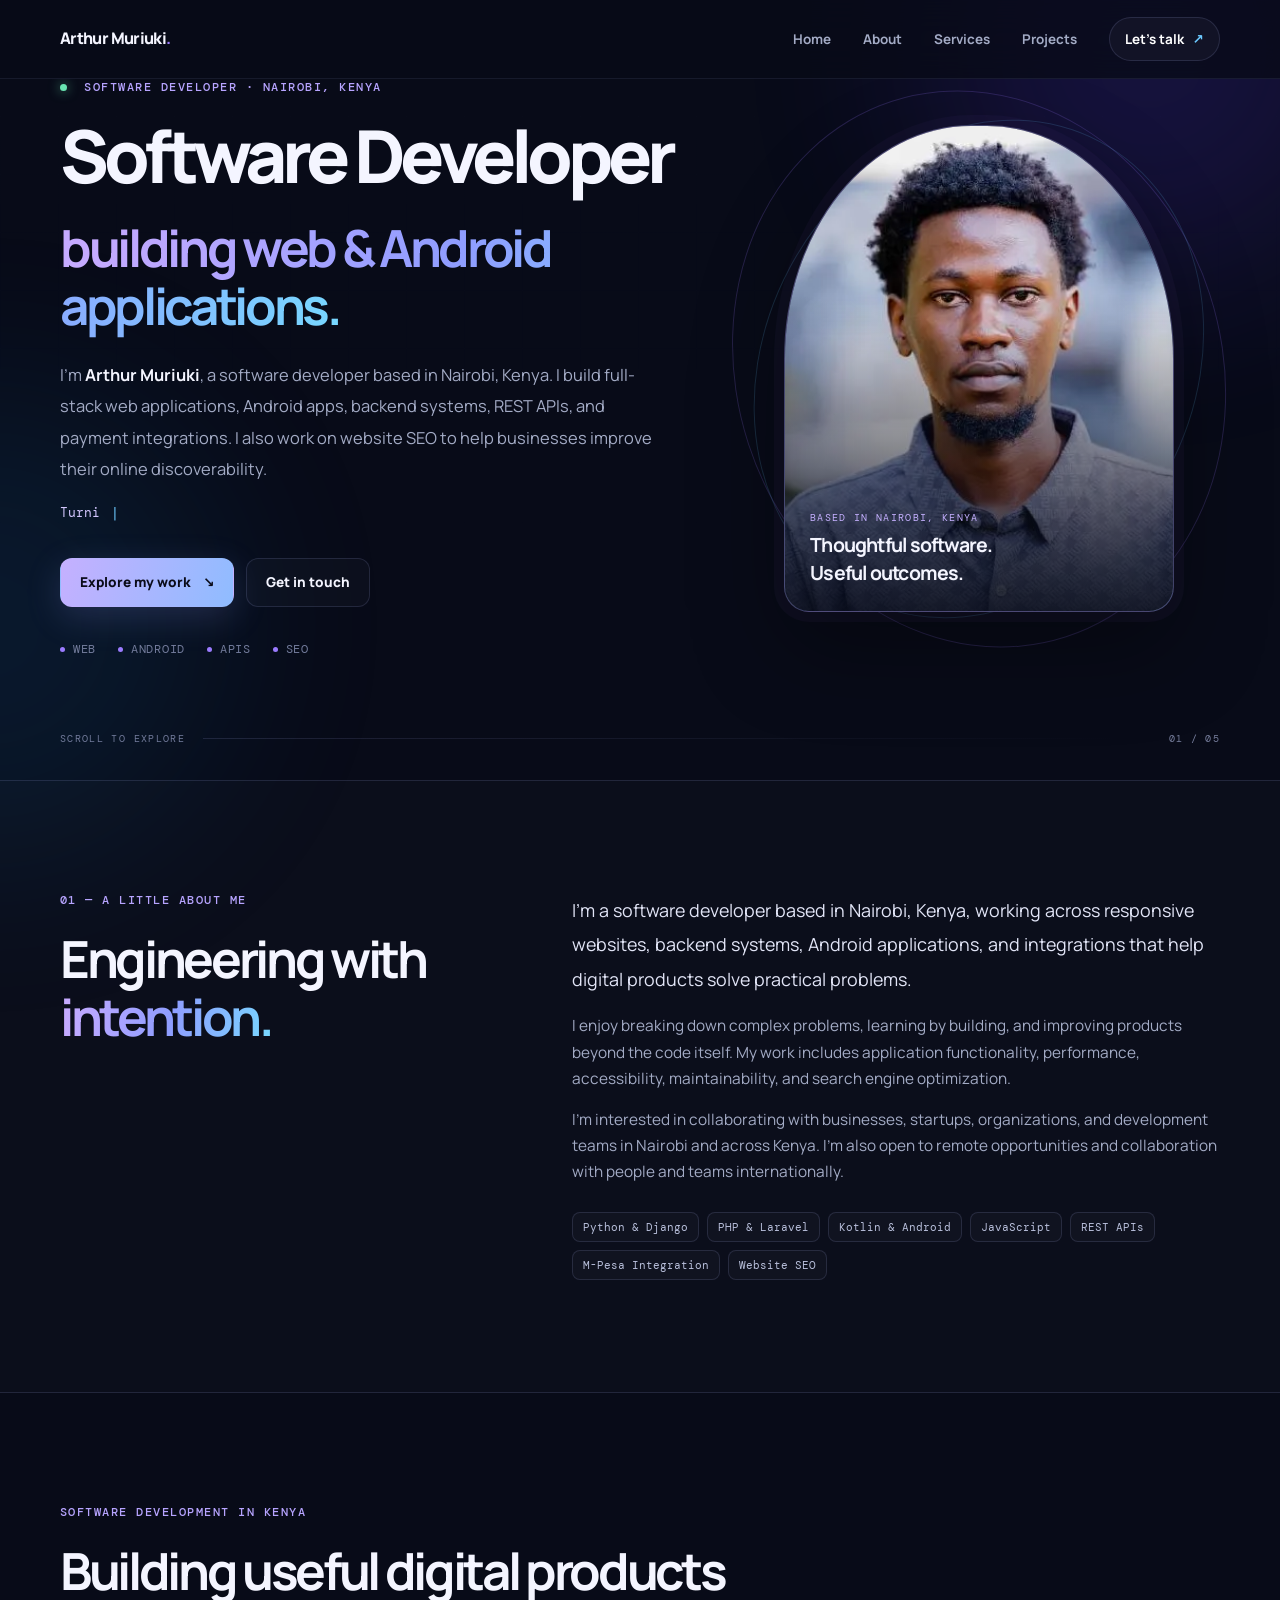
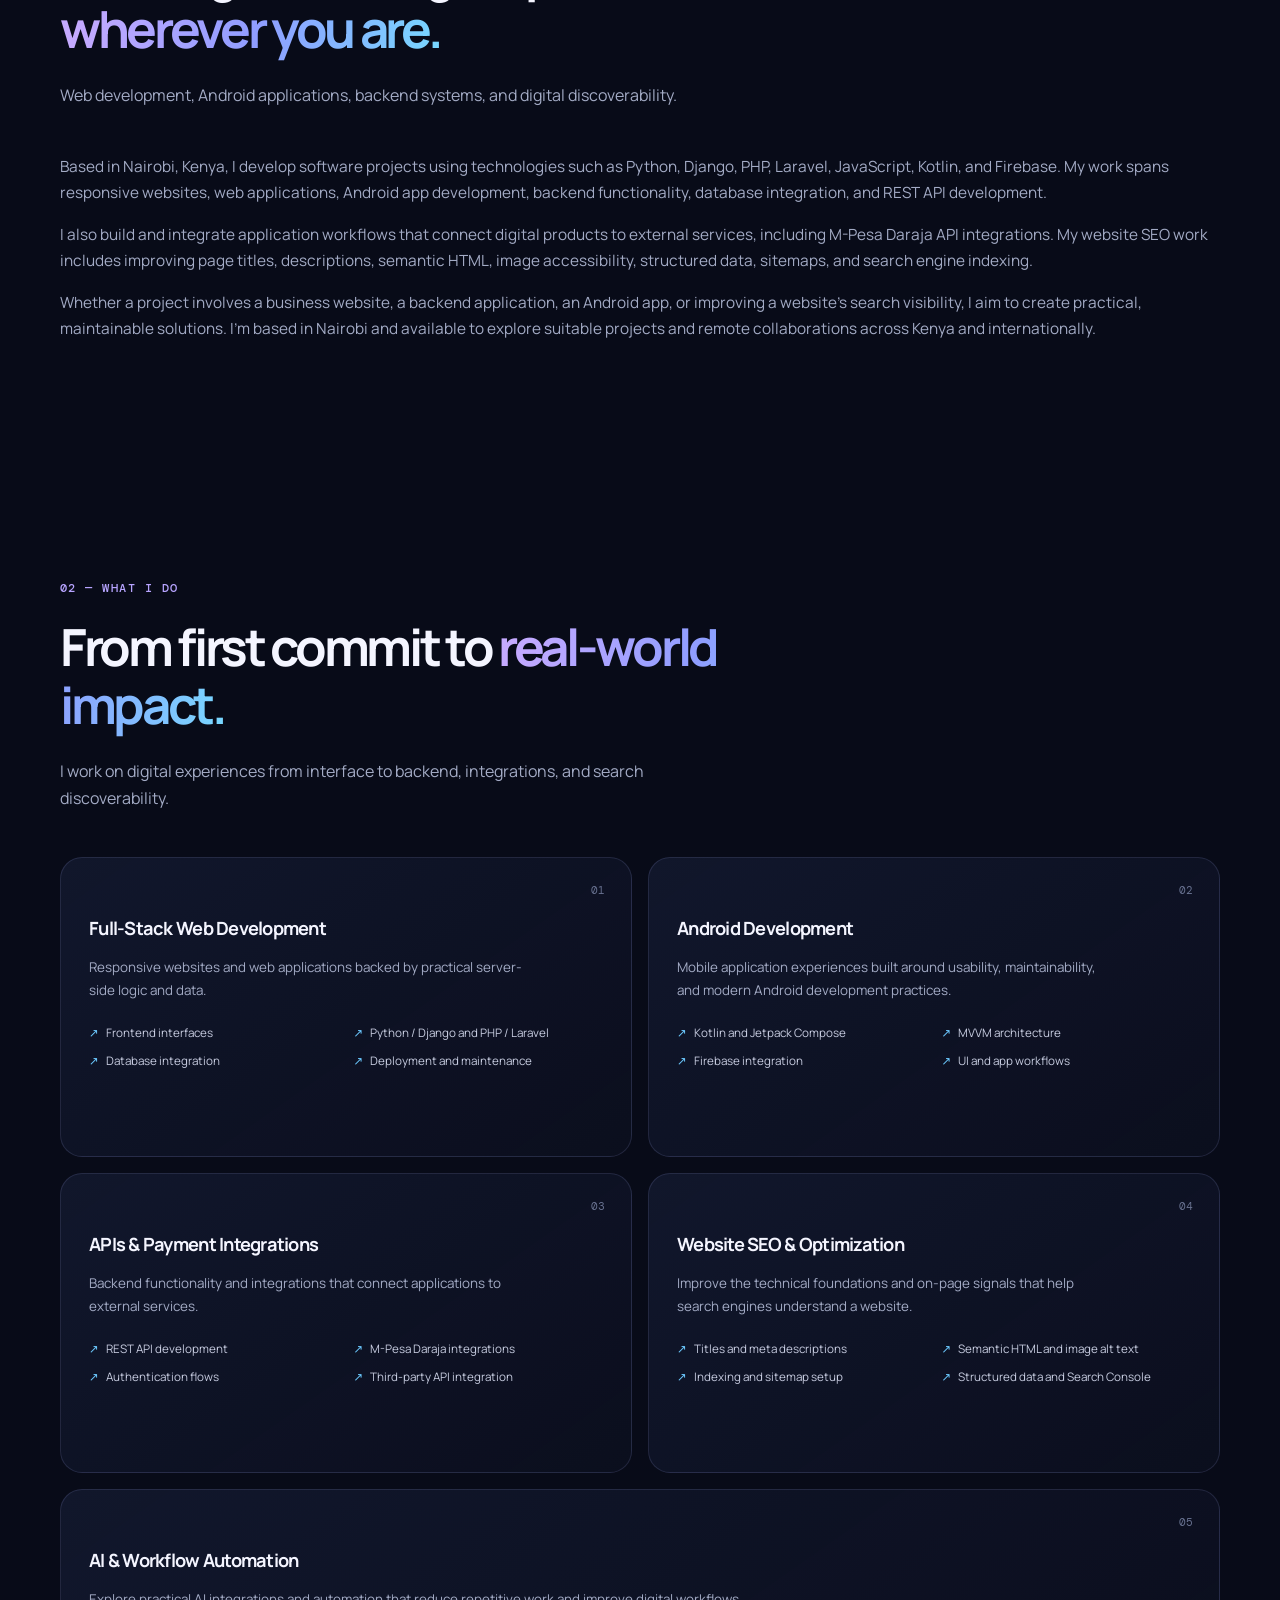
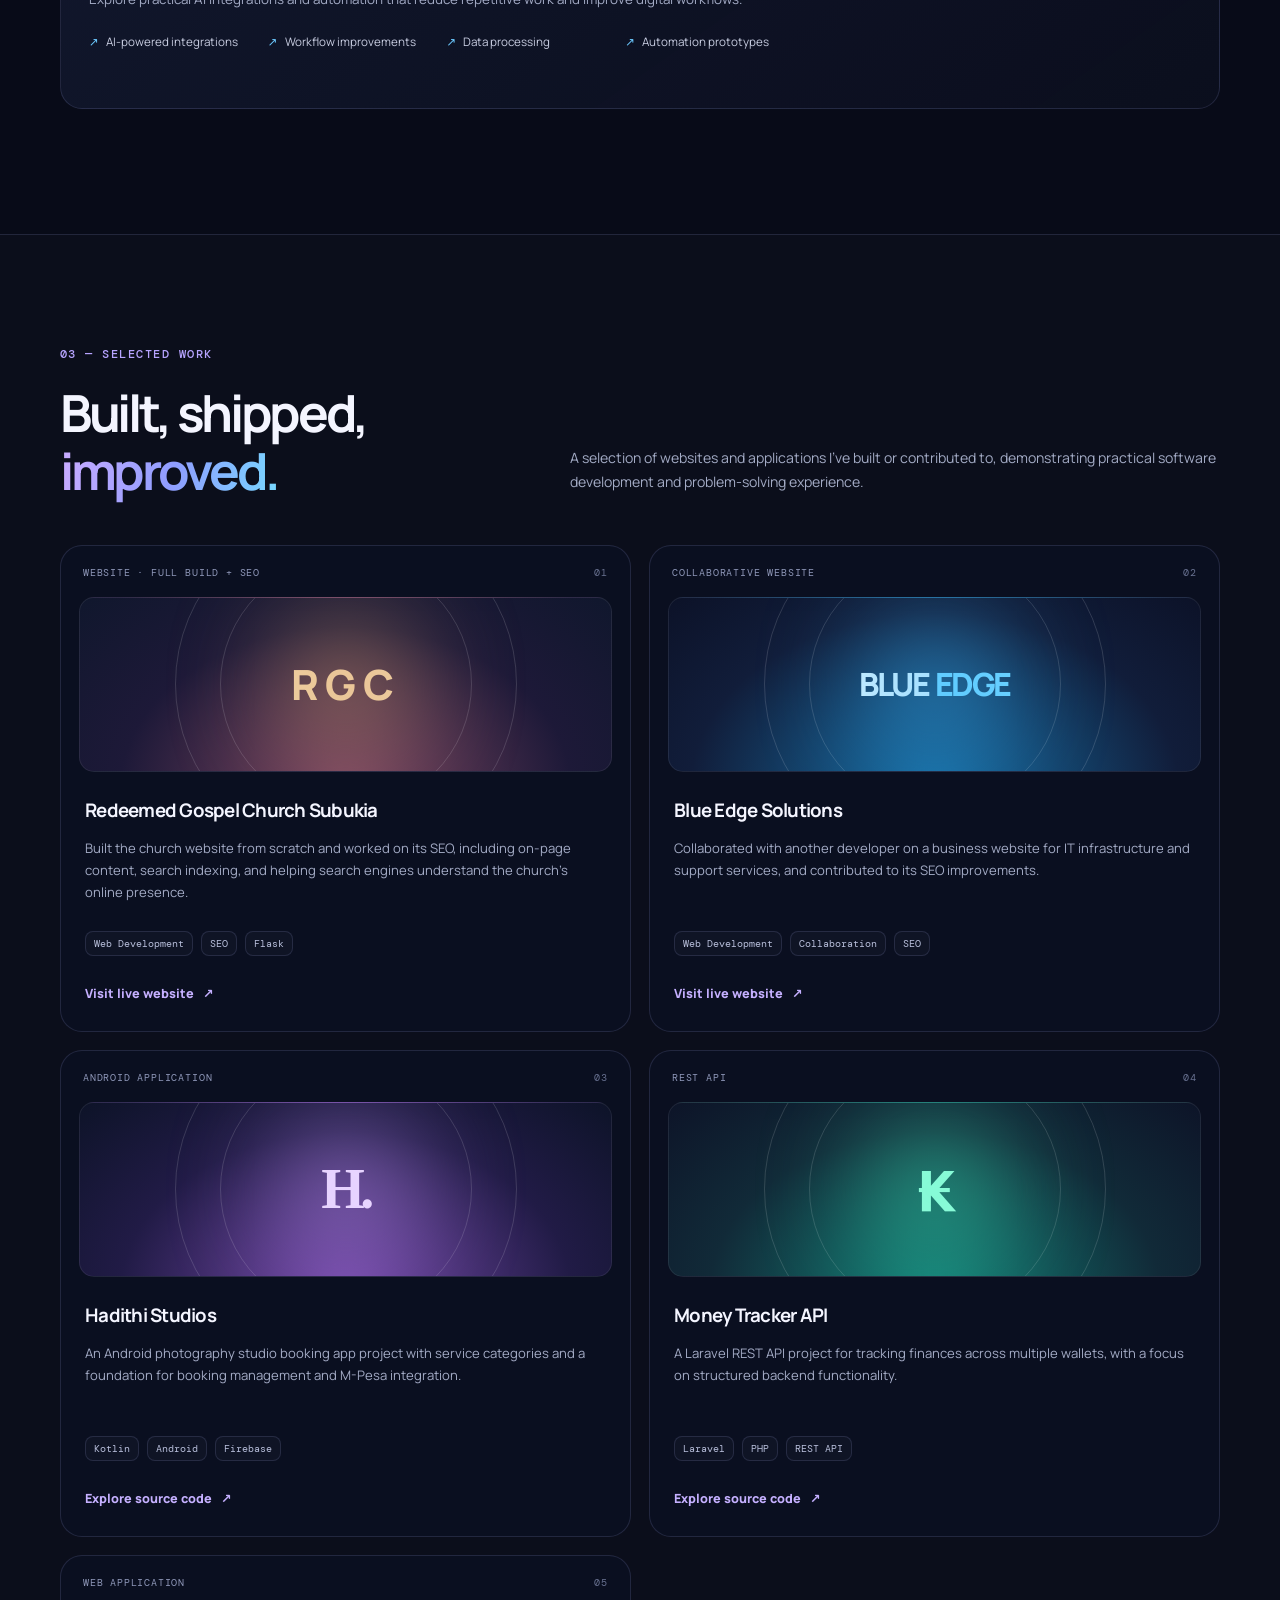
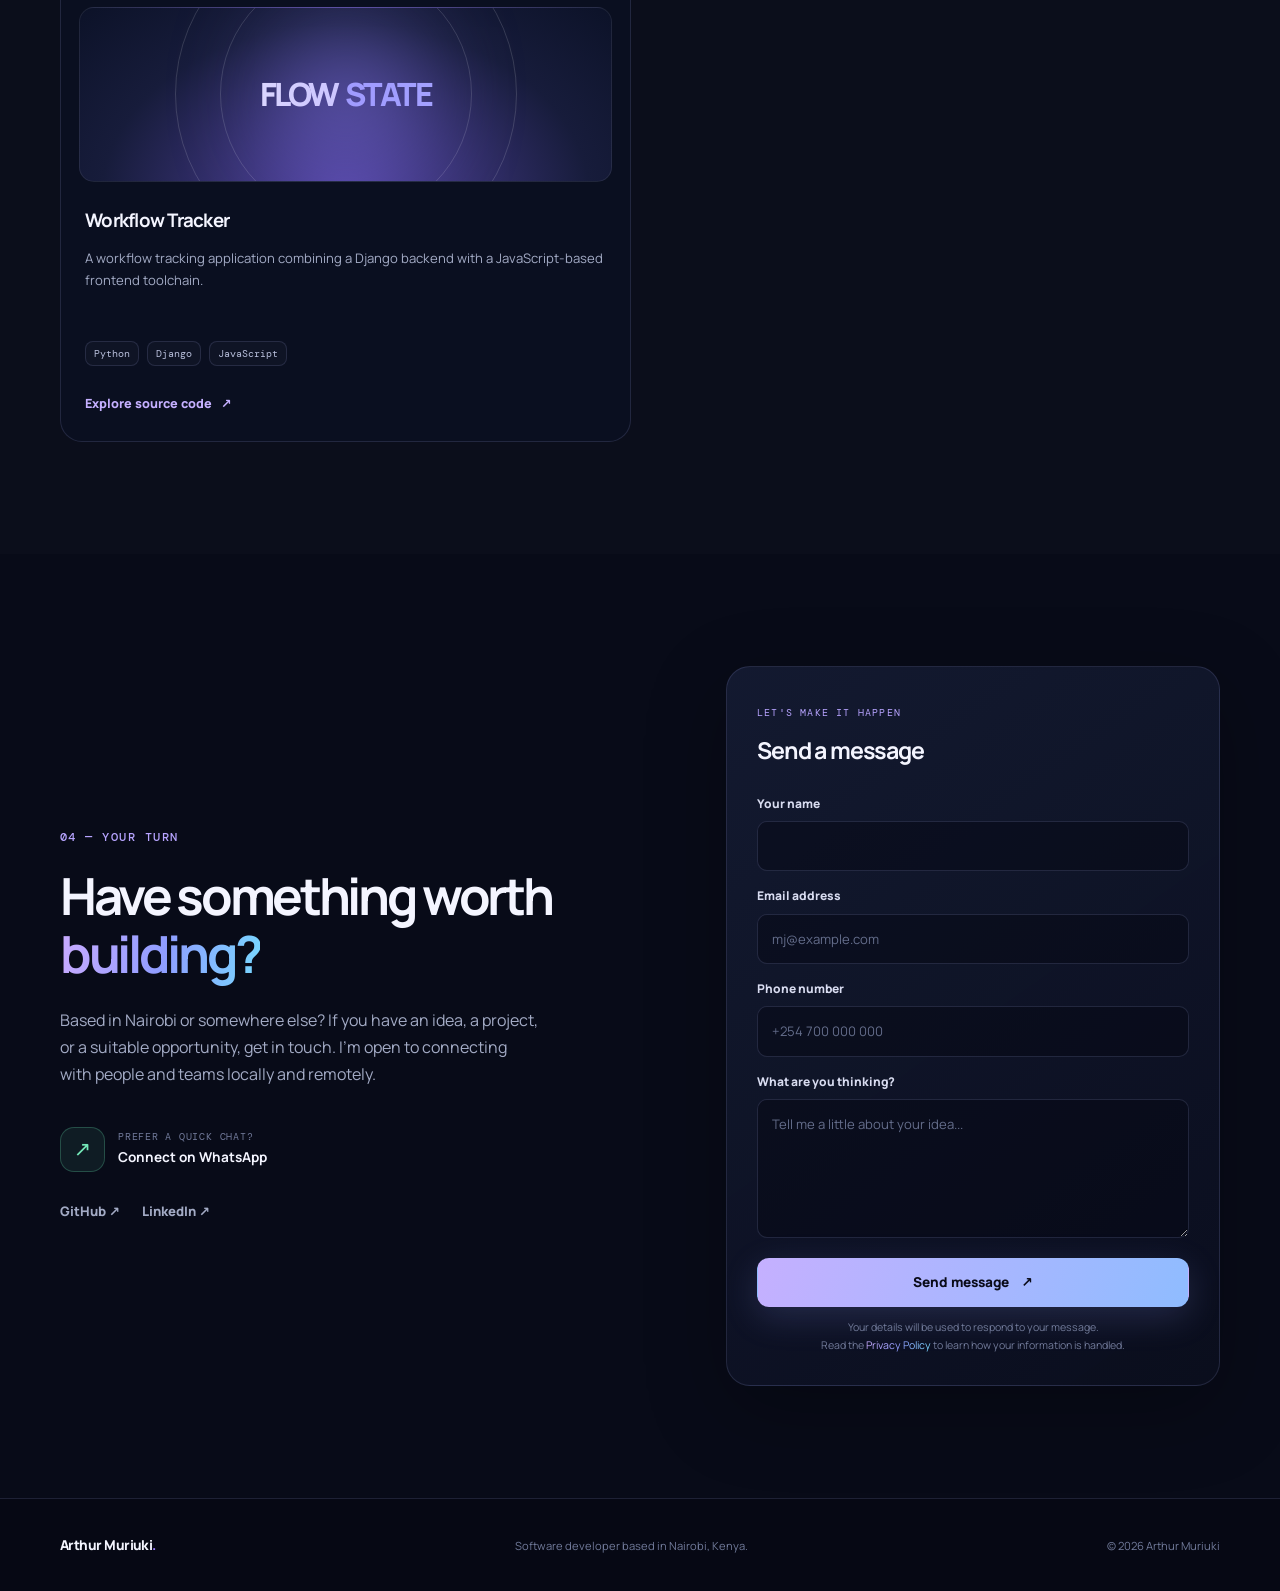
<file: index.html>
<!DOCTYPE html>
<html lang="en-KE">
<head>
    <meta charset="UTF-8">
    <meta name="viewport" content="width=device-width, initial-scale=1">

    <title>Arthur Muriuki | Software Developer in Nairobi, Kenya</title>

    <meta name="description" content="Arthur Muriuki is a software developer based in Nairobi, Kenya, specializing in full-stack web development, Android apps, Python, Django, REST APIs, M-Pesa integrations, and website SEO. Explore projects and connect.">

    <meta name="author" content="Arthur Muriuki">
    <meta name="robots" content="index, follow, max-image-preview:large">
    <meta name="theme-color" content="#080b18">

    <link rel="canonical" href="https://arthurmuriuki-portfolio.netlify.app/">

    <!-- Favicon -->
    <link rel="icon" href="/favicon.ico" sizes="any">
    <link rel="icon" type="image/png" sizes="32x32" href="/assets/images/favicon-32.png">
    <link rel="icon" type="image/png" sizes="16x16" href="/assets/images/favicon-16.png">
    <link rel="apple-touch-icon" sizes="180x180" href="/assets/images/apple-touch-icon.png">

    <!-- Open Graph: social sharing -->
    <meta property="og:type" content="website">
    <meta property="og:locale" content="en_KE">
    <meta property="og:site_name" content="Arthur Muriuki">
    <meta property="og:title" content="Arthur Muriuki | Software Developer in Nairobi, Kenya">
    <meta property="og:description" content="Explore Arthur Muriuki's software development work in Nairobi, Kenya, including full-stack websites, Android apps, APIs, M-Pesa integrations, and website SEO.">
    <meta property="og:url" content="https://arthurmuriuki-portfolio.netlify.app/">
    <meta property="og:image" content="https://arthurmuriuki-portfolio.netlify.app/assets/images/og-image.png">
    <meta property="og:image:alt" content="Arthur Muriuki, software developer based in Nairobi, Kenya">

    <!-- X / Twitter sharing -->
    <meta name="twitter:card" content="summary_large_image">
    <meta name="twitter:title" content="Arthur Muriuki | Software Developer in Nairobi, Kenya">
    <meta name="twitter:description" content="Full-stack web development, Android apps, Python, Django, REST APIs, M-Pesa integrations, and website SEO. Based in Nairobi, Kenya.">
    <meta name="twitter:image" content="https://arthurmuriuki-portfolio.netlify.app/assets/images/og-image.png">

    <!-- Fonts -->
    <link rel="preconnect" href="https://fonts.googleapis.com">
    <link rel="preconnect" href="https://fonts.gstatic.com" crossorigin>
    <link href="https://fonts.googleapis.com/css2?family=DM+Mono:wght@400;500&family=Manrope:wght@400;500;600;700;800&display=swap" rel="stylesheet">

    <link rel="stylesheet" href="/style.css">

    <!-- Structured data: profile and person -->
    <script type="application/ld+json">
    {
      "@context": "https://schema.org",
      "@type": "ProfilePage",
      "@id": "https://arthurmuriuki-portfolio.netlify.app/#profile",
      "url": "https://arthurmuriuki-portfolio.netlify.app/",
      "name": "Arthur Muriuki | Software Developer in Nairobi, Kenya",
      "description": "The professional portfolio of Arthur Muriuki, a software developer based in Nairobi, Kenya, specializing in full-stack web development, Android applications, APIs, payment integrations, and website SEO.",
      "mainEntity": {
        "@type": "Person",
        "@id": "https://arthurmuriuki-portfolio.netlify.app/#arthur-muriuki",
        "name": "Arthur Muriuki",
        "url": "https://arthurmuriuki-portfolio.netlify.app/",
        "image": "https://arthurmuriuki-portfolio.netlify.app/assets/images/arthur-muriuki-software-developer.webp",
        "jobTitle": "Software Developer",
        "description": "Software developer based in Nairobi, Kenya, building web applications, Android applications, backend systems, REST APIs, payment integrations, and search-optimized websites.",
        "homeLocation": {
          "@type": "Place",
          "name": "Nairobi, Kenya"
        },
        "knowsAbout": [
          "Software Development",
          "Full-Stack Web Development",
          "Frontend Development",
          "Backend Development",
          "Python Programming",
          "Django",
          "PHP",
          "Laravel",
          "JavaScript",
          "Android Development",
          "Kotlin",
          "Jetpack Compose",
          "REST API Development",
          "M-Pesa Daraja API Integration",
          "Firebase",
          "Database Design",
          "Website Search Engine Optimization",
          "Technical SEO",
          "Search Engine Indexing"
        ],
        "sameAs": [
          "https://github.com/Arthur-Muriuki",
          "https://www.linkedin.com/in/arthur-muriuki/"
        ]
      }
    }
    </script>
</head>

<body>
    <a class="skip-link" href="#main">Skip to content</a>

    <div class="ambient ambient-one" aria-hidden="true"></div>
    <div class="ambient ambient-two" aria-hidden="true"></div>
    <div class="grid-overlay" aria-hidden="true"></div>

    <!-- Navigation -->
    <header class="site-header">
        <div class="container nav-wrap">
            <a class="brand" href="#home" aria-label="Arthur Muriuki home">
                <span>Arthur Muriuki<span class="brand-period">.</span></span>
            </a>

            <button
                class="menu-toggle"
                type="button"
                aria-label="Open navigation"
                aria-expanded="false"
                aria-controls="primary-nav">
                <span></span><span></span><span></span>
            </button>

            <nav class="nav-links" id="primary-nav" aria-label="Main navigation">
                <a href="#home">Home</a>
                <a href="#about">About</a>
                <a href="#services">Services</a>
                <a href="#projects">Projects</a>
                <a href="#contact" class="nav-cta">
                    Let's talk <span aria-hidden="true">↗</span>
                </a>
            </nav>
        </div>
    </header>

    <main id="main">

        <!-- Hero -->
        <section class="hero section" id="home">
            <div class="container hero-grid">

                <div class="hero-copy reveal">
                    <p class="eyebrow">
                        <span class="status-dot"></span>
                        SOFTWARE DEVELOPER · NAIROBI, KENYA
                    </p>

                    <h1>
                        Software Developer               
                    </h1>
                    <h2><span class="gradient-text">building web & Android applications.</span></h2>

                    <p class="hero-lead">
                        I'm <strong>Arthur Muriuki</strong>, a software developer
                        based in Nairobi, Kenya. I build full-stack web applications,
                        Android apps, backend systems, REST APIs, and payment
                        integrations. I also work on website SEO to help businesses
                        improve their online discoverability.
                    </p>

                    <p class="typing-line">
                        <span id="typing-text">Turning ideas into useful software.</span>
                        <span class="typing-caret" aria-hidden="true">|</span>
                    </p>

                    <div class="hero-actions">
                        <a class="button button-primary" href="#projects">
                            Explore my work <span aria-hidden="true">↘</span>
                        </a>
                        <a class="button button-secondary" href="#contact">
                            Get in touch
                        </a>
                    </div>

                    <div class="hero-proof" aria-label="Areas of focus">
                        <span><i aria-hidden="true"></i> Web</span>
                        <span><i aria-hidden="true"></i> Android</span>
                        <span><i aria-hidden="true"></i> APIs</span>
                        <span><i aria-hidden="true"></i> SEO</span>
                    </div>
                </div>

                <div class="hero-visual reveal">
                    <div class="orbit orbit-large" aria-hidden="true"></div>
                    <div class="orbit orbit-small" aria-hidden="true"></div>

                    <div class="profile-frame">
                        <img
                            src="/assets/images/arthur-muriuki-software-developer.webp"
                            alt="Arthur Muriuki, software developer based in Nairobi, Kenya"
                            width="520"
                            height="620"
                            fetchpriority="high">

                        <div class="profile-caption">
                            <span class="caption-label">BASED IN NAIROBI, KENYA</span>
                            <strong>Thoughtful software.<br>Useful outcomes.</strong>
                        </div>
                    </div>
                </div>
            </div>

            <div class="container hero-bottom">
                <span class="scroll-note">SCROLL TO EXPLORE</span>
                <span class="hero-line" aria-hidden="true"></span>
                <span class="hero-index">01 / 05</span>
            </div>
        </section>

        <!-- About -->
        <section class="section about-section" id="about">
            <div class="container about-grid">

                <div class="section-intro reveal">
                    <p class="eyebrow">01 — A LITTLE ABOUT ME</p>
                    <h2>
                        Engineering with
                        <span class="gradient-text">intention.</span>
                    </h2>
                </div>

                <div class="about-content reveal">
                    <p class="large-copy">
                        I'm a software developer based in Nairobi, Kenya,
                        working across responsive websites, backend systems,
                        Android applications, and integrations that help
                        digital products solve practical problems.
                    </p>

                    <p>
                        I enjoy breaking down complex problems, learning by
                        building, and improving products beyond the code itself.
                        My work includes application functionality, performance,
                        accessibility, maintainability, and search engine
                        optimization.
                    </p>

                    <p>
                        I'm interested in collaborating with businesses,
                        startups, organizations, and development teams in
                        Nairobi and across Kenya. I'm also open to remote
                        opportunities and collaboration with people and teams
                        internationally.
                    </p>

                    <div class="skill-tags" aria-label="Technical skills">
                        <span>Python & Django</span>
                        <span>PHP & Laravel</span>
                        <span>Kotlin & Android</span>
                        <span>JavaScript</span>
                        <span>REST APIs</span>
                        <span>M-Pesa Integration</span>
                        <span>Website SEO</span>
                    </div>
                </div>
            </div>
        </section>

        <!-- Nairobi and Kenya relevance -->
        <section class="section" id="software-development-kenya">
            <div class="container">

                <div class="section-heading reveal">
                    <p class="eyebrow">SOFTWARE DEVELOPMENT IN KENYA</p>
                    <h2>
                        Building useful digital products
                        <span class="gradient-text">wherever you are.</span>
                    </h2>
                    <p>
                        Web development, Android applications, backend systems,
                        and digital discoverability.
                    </p>
                </div>

                <div class="about-content reveal">
                    <p>
                        Based in Nairobi, Kenya, I develop software projects
                        using technologies such as Python, Django, PHP, Laravel,
                        JavaScript, Kotlin, and Firebase. My work spans
                        responsive websites, web applications, Android app
                        development, backend functionality, database
                        integration, and REST API development.
                    </p>

                    <p>
                        I also build and integrate application workflows that
                        connect digital products to external services,
                        including M-Pesa Daraja API integrations. My website
                        SEO work includes improving page titles, descriptions,
                        semantic HTML, image accessibility, structured data,
                        sitemaps, and search engine indexing.
                    </p>

                    <p>
                        Whether a project involves a business website, a
                        backend application, an Android app, or improving a
                        website's search visibility, I aim to create practical,
                        maintainable solutions. I'm based in Nairobi and
                        available to explore suitable projects and remote
                        collaborations across Kenya and internationally.
                    </p>
                </div>

            </div>
        </section>

        <!-- Services -->
        <section class="section services-section" id="services">
            <div class="container">

                <div class="section-heading reveal">
                    <p class="eyebrow">02 — WHAT I DO</p>
                    <h2>
                        From first commit to
                        <span class="gradient-text">real-world impact.</span>
                    </h2>
                    <p>
                        I work on digital experiences from interface to backend,
                        integrations, and search discoverability.
                    </p>
                </div>

                <div class="service-grid">

                    <article class="service-card reveal">
                        <span class="card-number">01</span><br>
                        <h3>Full-Stack Web Development</h3>
                        <p>
                            Responsive websites and web applications backed by
                            practical server-side logic and data.
                        </p>
                        <ul>
                            <li>Frontend interfaces</li>
                            <li>Python / Django and PHP / Laravel</li>
                            <li>Database integration</li>
                            <li>Deployment and maintenance</li>
                        </ul>
                    </article>

                    <article class="service-card reveal">
                        <span class="card-number">02</span><br>
                        <h3>Android Development</h3>
                        <p>
                            Mobile application experiences built around
                            usability, maintainability, and modern Android
                            development practices.
                        </p>
                        <ul>
                            <li>Kotlin and Jetpack Compose</li>
                            <li>MVVM architecture</li>
                            <li>Firebase integration</li>
                            <li>UI and app workflows</li>
                        </ul>
                    </article>

                    <article class="service-card reveal">
                        <span class="card-number">03</span><br>
                        <h3>APIs & Payment Integrations</h3>
                        <p>
                            Backend functionality and integrations that connect
                            applications to external services.
                        </p>
                        <ul>
                            <li>REST API development</li>
                            <li>M-Pesa Daraja integrations</li>
                            <li>Authentication flows</li>
                            <li>Third-party API integration</li>
                        </ul>
                    </article>

                    <article class="service-card reveal">
                        <span class="card-number">04</span><br>
                        <h3>Website SEO & Optimization</h3>
                        <p>
                            Improve the technical foundations and on-page
                            signals that help search engines understand a website.
                        </p>
                        <ul>
                            <li>Titles and meta descriptions</li>
                            <li>Semantic HTML and image alt text</li>
                            <li>Indexing and sitemap setup</li>
                            <li>Structured data and Search Console</li>
                        </ul>
                    </article>

                    <article class="service-card service-card-wide reveal">
                        <span class="card-number">05</span><br>
                        <h3>AI & Workflow Automation</h3>
                        <p>
                            Explore practical AI integrations and automation
                            that reduce repetitive work and improve digital
                            workflows.
                        </p>
                        <ul>
                            <li>AI-powered integrations</li>
                            <li>Workflow improvements</li>
                            <li>Data processing</li>
                            <li>Automation prototypes</li>
                        </ul>
                    </article>

                </div>
            </div>
        </section>

        <!-- Projects -->
        <section class="section projects-section" id="projects">
            <div class="container">

                <div class="section-heading projects-heading reveal">
                    <div>
                        <p class="eyebrow">03 — SELECTED WORK</p>
                        <h2>
                            Built, shipped,
                            <span class="gradient-text">improved.</span>
                        </h2>
                    </div>

                    <p>
                        A selection of websites and applications I've built
                        or contributed to, demonstrating practical software
                        development and problem-solving experience.
                    </p>
                </div>

                <div class="project-grid">

                    <article class="project-card project-featured reveal">
                        <div class="project-topline">
                            <span>WEBSITE · FULL BUILD + SEO</span>
                            <span class="project-index">01</span>
                        </div>

                        <div class="project-art art-church" aria-hidden="true">
                            <span>RGC</span><i></i>
                        </div>

                        <div class="project-body">
                            <h3>Redeemed Gospel Church Subukia</h3>
                            <p>
                                Built the church website from scratch and
                                worked on its SEO, including on-page content,
                                search indexing, and helping search engines
                                understand the church's online presence.
                            </p>

                            <div class="project-tags">
                                <span>Web Development</span>
                                <span>SEO</span>
                                <span>Flask</span>
                            </div>

                            <a
                                class="text-link"
                                href="https://www.rgcsubukia.org/"
                                target="_blank"
                                rel="noopener noreferrer">
                                Visit live website <span aria-hidden="true">↗</span>
                            </a>
                        </div>
                    </article>

                    <article class="project-card reveal">
                        <div class="project-topline">
                            <span>COLLABORATIVE WEBSITE</span>
                            <span class="project-index">02</span>
                        </div>

                        <div class="project-art art-blue" aria-hidden="true">
                            <span>BLUE<span>EDGE</span></span><i></i>
                        </div>

                        <div class="project-body">
                            <h3>Blue Edge Solutions</h3>
                            <p>
                                Collaborated with another developer on a
                                business website for IT infrastructure and
                                support services, and contributed to its SEO
                                improvements.
                            </p>

                            <div class="project-tags">
                                <span>Web Development</span>
                                <span>Collaboration</span>
                                <span>SEO</span>
                            </div>

                            <a
                                class="text-link"
                                href="https://blueedge-sl.com/"
                                target="_blank"
                                rel="noopener noreferrer">
                                Visit live website <span aria-hidden="true">↗</span>
                            </a>
                        </div>
                    </article>

                    <article class="project-card reveal">
                        <div class="project-topline">
                            <span>ANDROID APPLICATION</span>
                            <span class="project-index">03</span>
                        </div>

                        <div class="project-art art-hadithi" aria-hidden="true">
                            <span>H.</span><i></i>
                        </div>

                        <div class="project-body">
                            <h3>Hadithi Studios</h3>
                            <p>
                                An Android photography studio booking app
                                project with service categories and a
                                foundation for booking management and
                                M-Pesa integration.
                            </p>

                            <div class="project-tags">
                                <span>Kotlin</span>
                                <span>Android</span>
                                <span>Firebase</span>
                            </div>

                            <a
                                class="text-link"
                                href="https://github.com/Arthur-Muriuki/Hadithi-Studios"
                                target="_blank"
                                rel="noopener noreferrer">
                                Explore source code <span aria-hidden="true">↗</span>
                            </a>
                        </div>
                    </article>

                    <article class="project-card reveal">
                        <div class="project-topline">
                            <span>REST API</span>
                            <span class="project-index">04</span>
                        </div>

                        <div class="project-art art-money" aria-hidden="true">
                            <span>₭</span><i></i>
                        </div>

                        <div class="project-body">
                            <h3>Money Tracker API</h3>
                            <p>
                                A Laravel REST API project for tracking
                                finances across multiple wallets, with a
                                focus on structured backend functionality.
                            </p>

                            <div class="project-tags">
                                <span>Laravel</span>
                                <span>PHP</span>
                                <span>REST API</span>
                            </div>

                            <a
                                class="text-link"
                                href="https://github.com/Arthur-Muriuki/backend-assessment"
                                target="_blank"
                                rel="noopener noreferrer">
                                Explore source code <span aria-hidden="true">↗</span>
                            </a>
                        </div>
                    </article>

                    <article class="project-card reveal">
                        <div class="project-topline">
                            <span>WEB APPLICATION</span>
                            <span class="project-index">05</span>
                        </div>

                        <div class="project-art art-workflow" aria-hidden="true">
                            <span>FLOW<span>STATE</span></span><i></i>
                        </div>

                        <div class="project-body">
                            <h3>Workflow Tracker</h3>
                            <p>
                                A workflow tracking application combining
                                a Django backend with a JavaScript-based
                                frontend toolchain.
                            </p>

                            <div class="project-tags">
                                <span>Python</span>
                                <span>Django</span>
                                <span>JavaScript</span>
                            </div>

                            <a
                                class="text-link"
                                href="https://github.com/Arthur-Muriuki/workflow-tracker"
                                target="_blank"
                                rel="noopener noreferrer">
                                Explore source code <span aria-hidden="true">↗</span>
                            </a>
                        </div>
                    </article>

                </div>
            </div>
        </section>

        <!-- Contact -->
        <section class="section contact-section" id="contact">
            <div class="container contact-grid">

                <div class="contact-copy reveal">
                    <p class="eyebrow">04 — YOUR TURN</p>

                    <h2>
                        Have something worth
                        <span class="gradient-text">building?</span>
                    </h2>

                    <p>
                        Based in Nairobi or somewhere else? If you have an
                        idea, a project, or a suitable opportunity, get in
                        touch. I'm open to connecting with people and teams
                        locally and remotely.
                    </p>

                    <a
                        class="contact-whatsapp"
                        href="https://wa.me/254743596344?text=Hi%20Arthur%2C%20I%20came%20across%20your%20portfolio%20and%20would%20like%20to%20connect."
                        target="_blank"
                        rel="noopener noreferrer">

                        <span class="whatsapp-icon" aria-hidden="true">↗</span>

                        <span>
                            <small>PREFER A QUICK CHAT?</small>
                            <strong>Connect on WhatsApp</strong>
                        </span>
                    </a>

                    <div class="social-links">
                        <a
                            href="https://github.com/Arthur-Muriuki"
                            target="_blank"
                            rel="noopener noreferrer">
                            GitHub ↗
                        </a>

                        <a
                            href="https://www.linkedin.com/in/arthur-muriuki/"
                            target="_blank"
                            rel="noopener noreferrer">
                            LinkedIn ↗
                        </a>
                    </div>
                </div>

                <div class="contact-panel reveal">
                    <form
                        id="contact-form"
                        action="https://formsubmit.co/arthurmuriuki06@gmail.com"
                        method="POST">

                        <input
                            type="hidden"
                            name="_subject"
                            value="New message from Arthur Muriuki's portfolio">

                        <input
                            type="hidden"
                            name="_template"
                            value="table">

                        <input
                            type="hidden"
                            name="_next"
                            value="https://arthurmuriuki-portfolio.netlify.app/?sent=true#contact">

                        <div class="form-heading">
                            <span>LET'S MAKE IT HAPPEN</span>
                            <h3>Send a message</h3>
                        </div>

                        <label for="name">Your name</label>
                        <input
                            id="name"
                            type="text"
                            name="name"
                            autocomplete="name"
                            required>

                        <label for="email">Email address</label>
                        <input
                            id="email"
                            type="email"
                            name="email"
                            autocomplete="email"
                            placeholder="mj@example.com"
                            required>

                        <label for="phone">Phone number</label>
                        <input
                            id="phone"
                            type="tel"
                            name="phone"
                            autocomplete="tel"
                            placeholder="+254 700 000 000">

                        <label for="message">What are you thinking?</label>
                        <textarea
                            id="message"
                            name="message"
                            rows="5"
                            placeholder="Tell me a little about your idea..."
                            required></textarea>

                        <button
                            class="button button-primary form-submit"
                            type="submit">
                            Send message <span aria-hidden="true">↗</span>
                        </button>

                        <p class="form-note">
    Your details will be used to respond to your message.<br>
    Read the <a href="/privacy-policy.html" class="gradient-text">Privacy Policy</a>
    to learn how your information is handled.
                          </p>
                    </form>
                </div>

            </div>
        </section>

    </main>

    <!-- Footer -->
    <footer class="site-footer">
        <div class="container footer-inner">

            <a class="brand footer-brand" href="#home">
                <span>Arthur Muriuki<span class="brand-period">.</span></span>
            </a>

            <p>Software developer based in Nairobi, Kenya.</p>
            <p>© <span id="year">2026</span> Arthur Muriuki</p>

        </div>
    </footer>

    <!-- Contact form success notification -->
    <div
        class="toast"
        id="success-popup"
        role="status"
        aria-live="polite"
        hidden>

        <div>
            <strong>Message submitted</strong>
            <p>Thanks for reaching out. I'll get back to you soon.</p>
        </div>

        <button
            type="button"
            id="close-popup"
            aria-label="Close message">
            ×
        </button>
    </div>

    <script src="/script.js" defer></script>
</body>
</html>
</file>
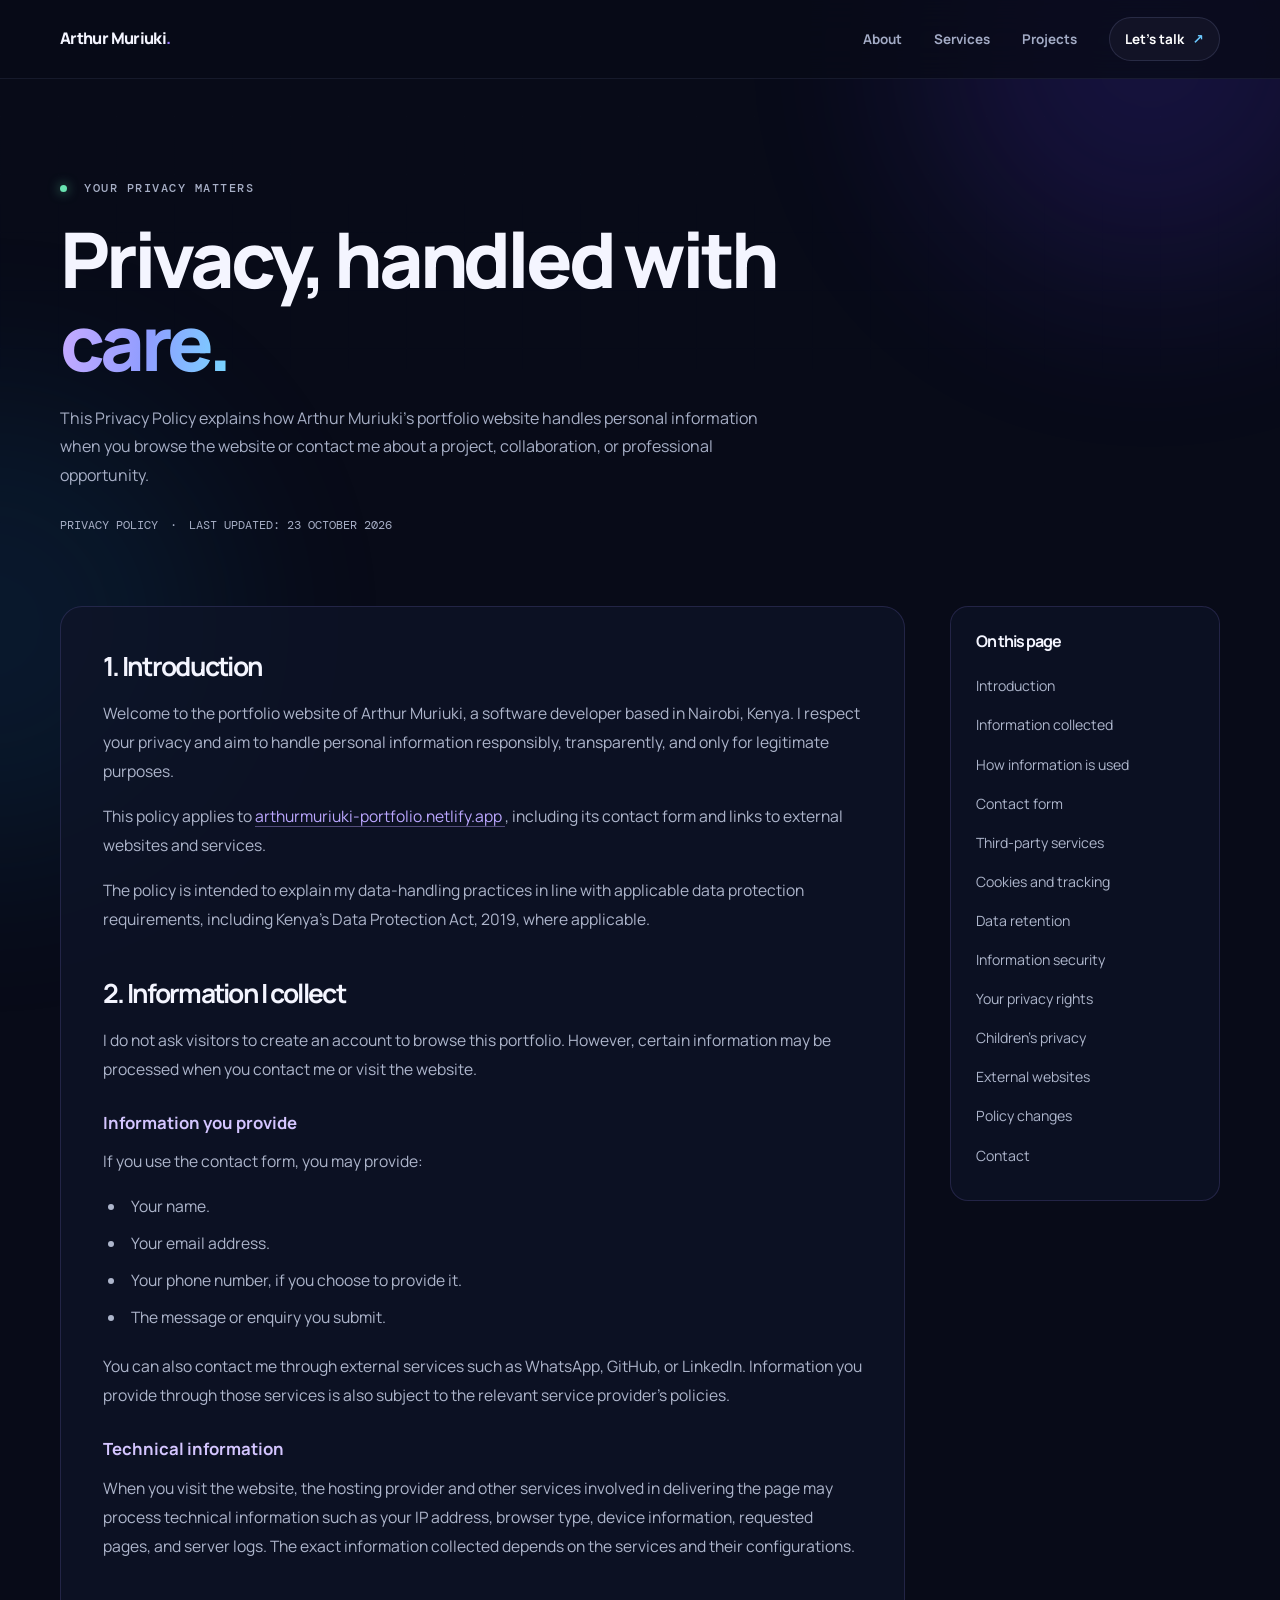
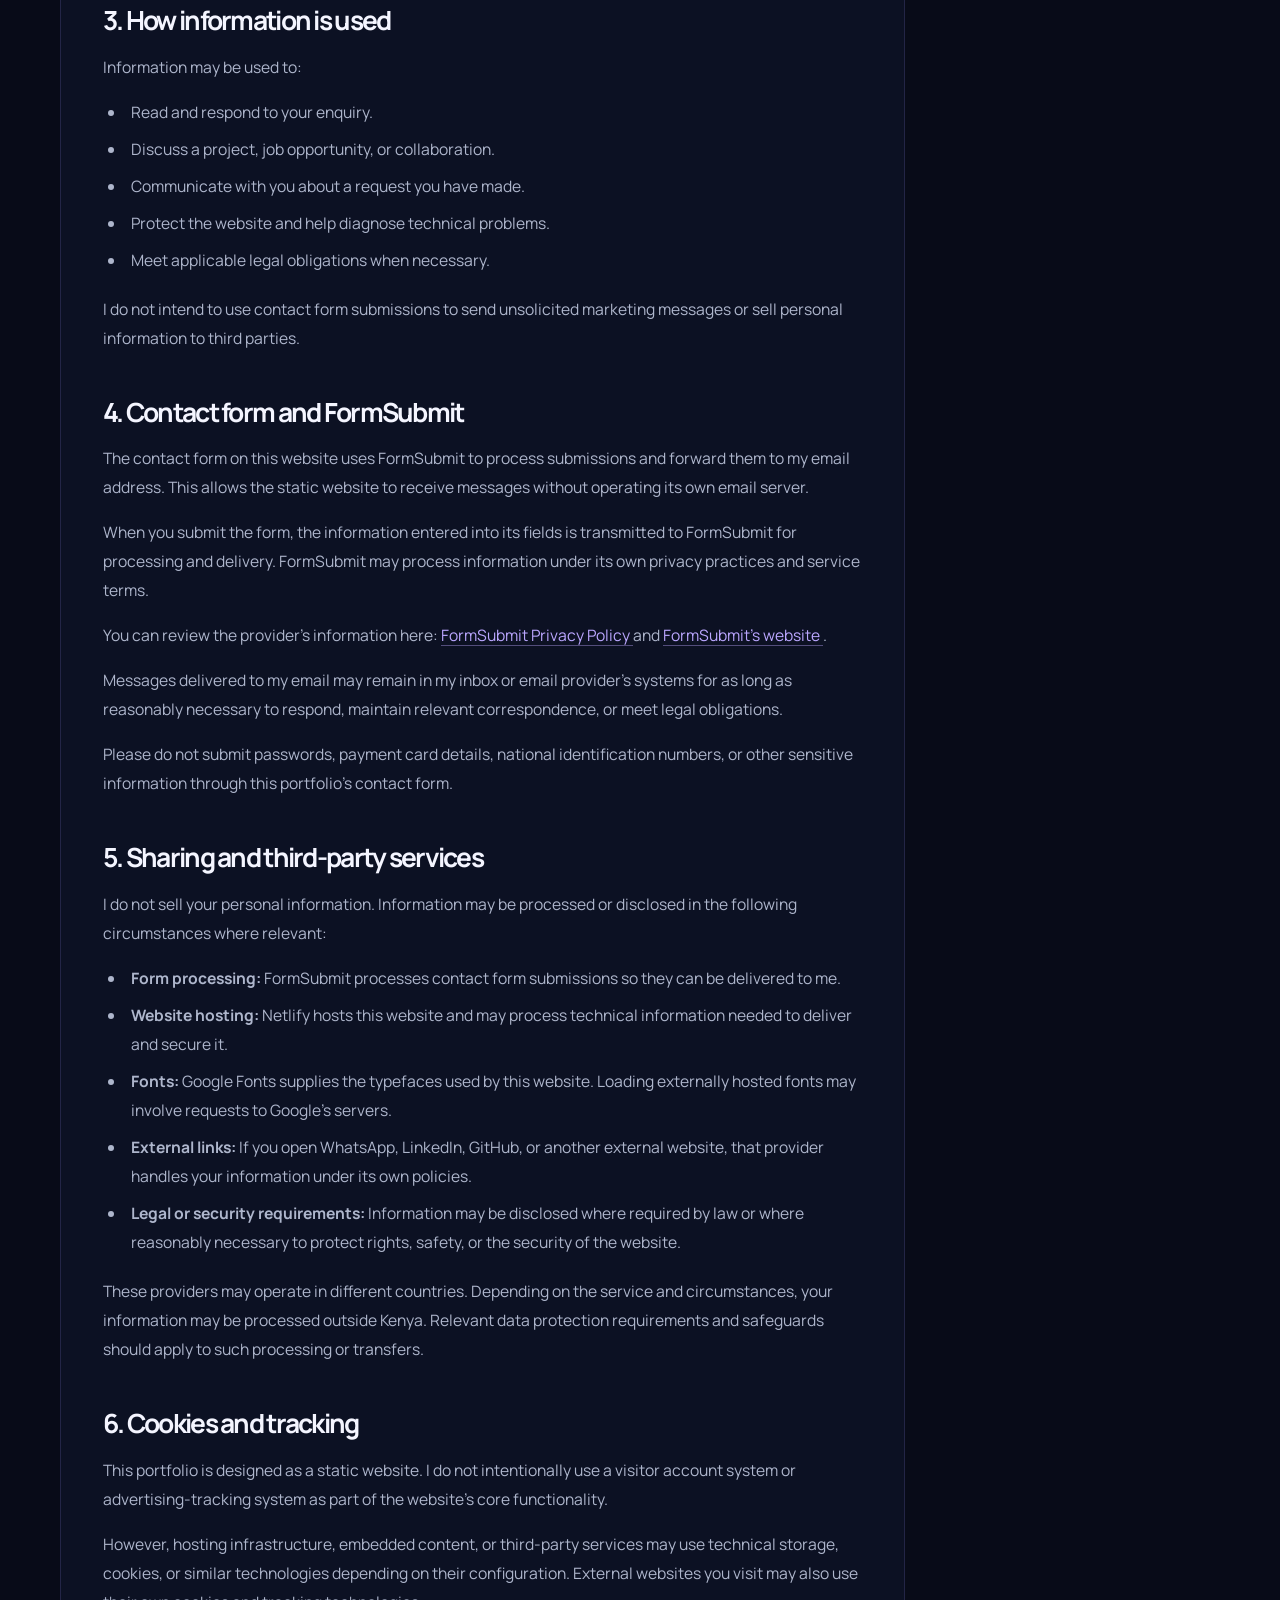
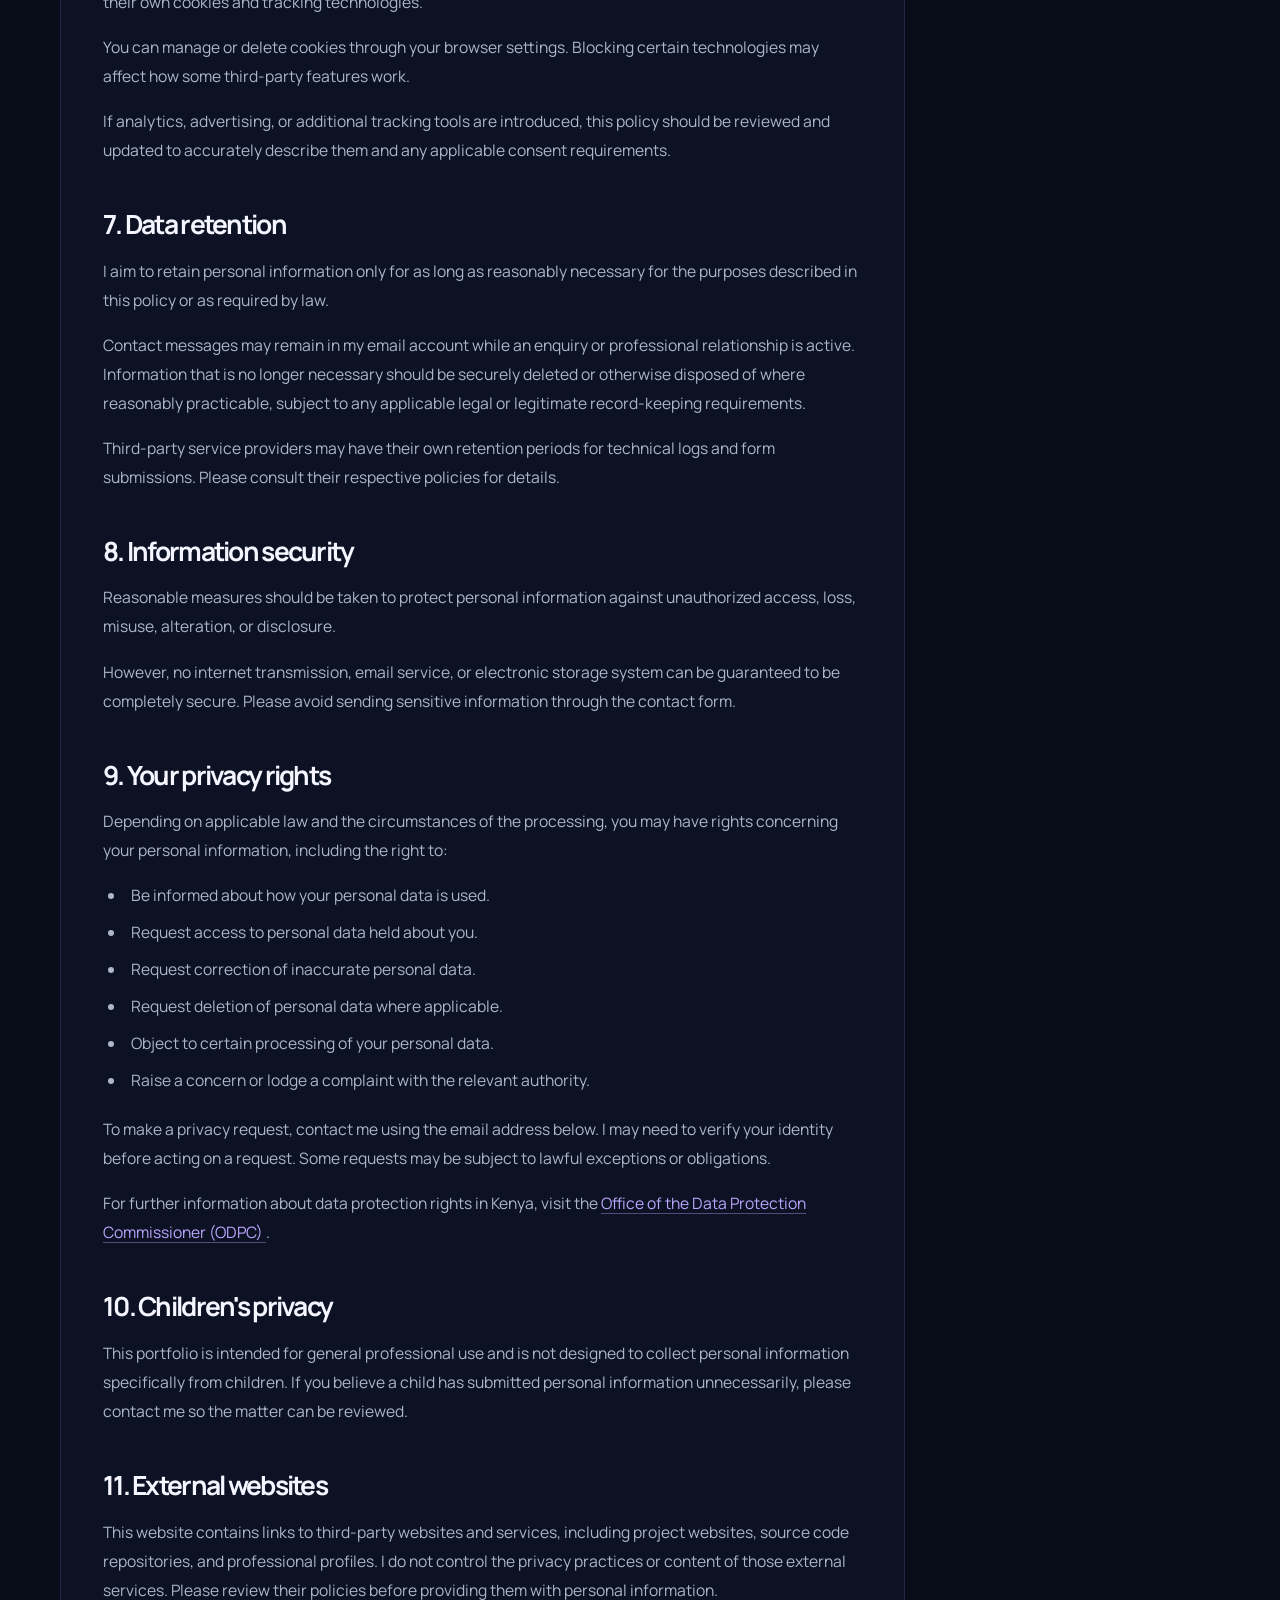
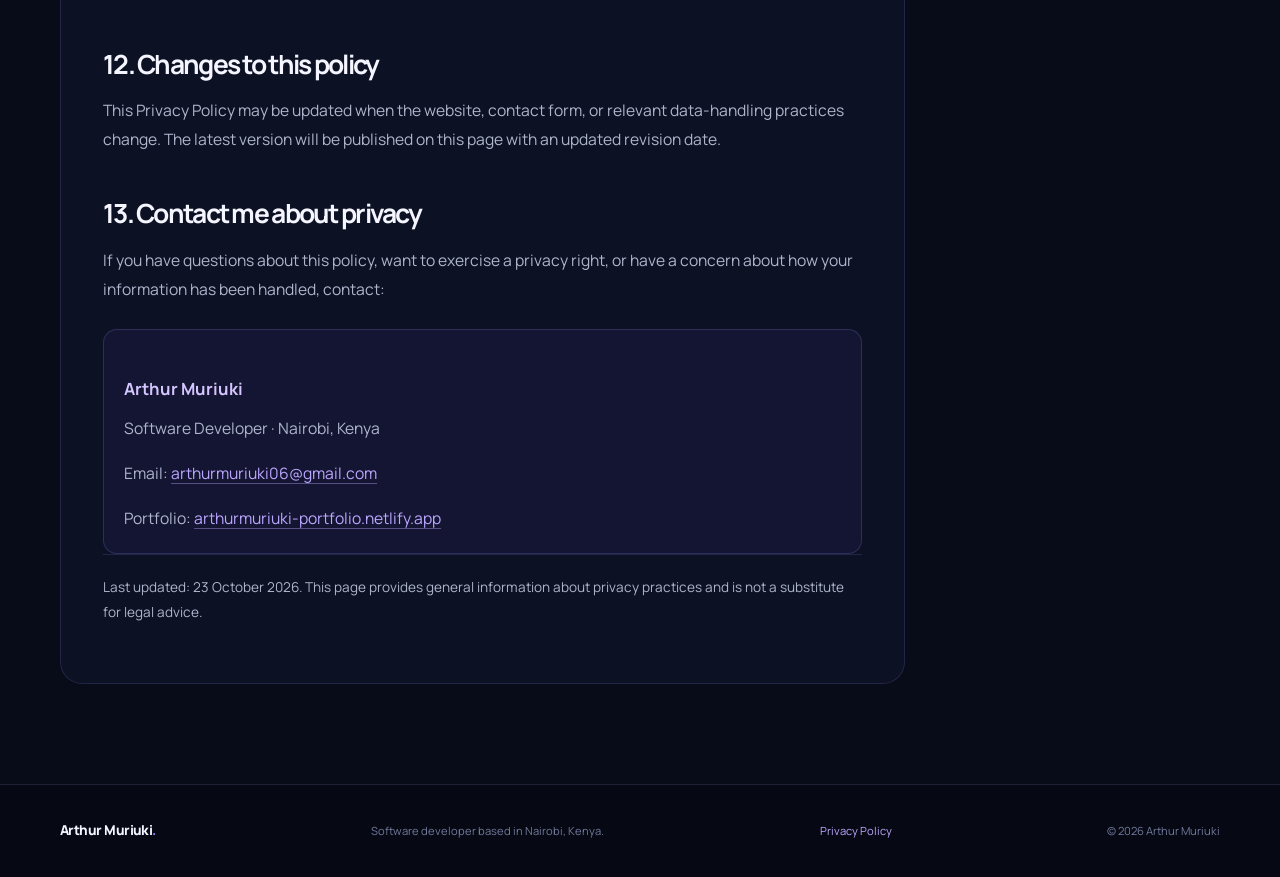
<file: privacy-policy.html>
<!DOCTYPE html>
<html lang="en-KE">
<head>
    <meta charset="UTF-8">
    <meta name="viewport" content="width=device-width, initial-scale=1">

    <title>Privacy Policy | Arthur Muriuki</title>

    <meta name="description" content="Read the privacy policy for Arthur Muriuki's software developer portfolio. Learn how contact form submissions and personal information are handled.">
    <meta name="author" content="Arthur Muriuki">
    <meta name="robots" content="index, follow">

    <meta name="theme-color" content="#080b18">

    <link rel="canonical" href="https://arthurmuriuki-portfolio.netlify.app/privacy-policy.html">

    <link rel="icon" href="/favicon.ico" sizes="any">

    <link rel="preconnect" href="https://fonts.googleapis.com">
    <link rel="preconnect" href="https://fonts.gstatic.com" crossorigin>

    <link href="https://fonts.googleapis.com/css2?family=DM+Mono:wght@400;500&family=Manrope:wght@400;500;600;700;800&display=swap" rel="stylesheet">

    <link rel="stylesheet" href="/style.css">

    <style>
        /* Privacy page styles — matching the existing portfolio theme */

        .privacy-hero {
            position: relative;
            padding: 100px 0 45px;
            overflow: hidden;
        }

        .privacy-hero .eyebrow {
            margin-bottom: 18px;
        }

        .privacy-hero h1 {
            max-width: 850px;
            margin: 0 0 20px;
            font-size: clamp(2.5rem, 6vw, 5rem);
            line-height: 1.08;
            letter-spacing: -0.055em;
        }

        .privacy-hero p {
            max-width: 700px;
            color: #a7afc6;
            line-height: 1.8;
        }

        .privacy-meta {
            display: flex;
            flex-wrap: wrap;
            gap: 12px;
            margin-top: 25px;
            color: #a7afc6;
            font-family: "DM Mono", monospace;
            font-size: 0.78rem;
        }

        .privacy-layout {
            display: grid;
            grid-template-columns: minmax(0, 1fr) 270px;
            gap: 45px;
            align-items: start;
            padding-top: 25px;
            padding-bottom: 100px;
        }

        .privacy-content {
            min-width: 0;
            padding: clamp(22px, 4vw, 42px);
            background: rgba(15, 20, 40, 0.76);
            border: 1px solid rgba(153, 139, 255, 0.16);
            border-radius: 22px;
        }

        .privacy-content h2 {
            margin: 42px 0 14px;
            color: #f4f5ff;
            font-size: clamp(1.25rem, 2.5vw, 1.65rem);
            line-height: 1.35;
        }

        .privacy-content h2:first-child {
            margin-top: 0;
        }

        .privacy-content h3 {
            margin: 25px 0 10px;
            color: #d4c5ff;
            font-size: 1.05rem;
        }

        .privacy-content p,
        .privacy-content li {
            color: #aeb6cc;
            font-size: 0.98rem;
            line-height: 1.85;
        }

        .privacy-content p {
            margin: 0 0 16px;
        }

        .privacy-content ul {
            margin: 12px 0 20px;
            padding-left: 23px;
        }

        .privacy-content li {
            padding-left: 5px;
            margin-bottom: 8px;
        }

        .privacy-content a {
            color: #bba7ff;
            text-decoration: underline;
            text-decoration-color: rgba(187, 167, 255, 0.4);
            text-underline-offset: 4px;
            overflow-wrap: anywhere;
        }

        .privacy-content a:hover {
            color: #83d7ff;
        }

        .privacy-sidebar {
            position: sticky;
            top: 110px;
            padding: 25px;
            background: rgba(15, 20, 40, 0.65);
            border: 1px solid rgba(153, 139, 255, 0.16);
            border-radius: 18px;
        }

        .privacy-sidebar h2 {
            margin: 0 0 16px;
            color: #f4f5ff;
            font-size: 1rem;
        }

        .privacy-sidebar a {
            display: block;
            padding: 9px 0;
            color: #aeb6cc;
            font-size: 0.88rem;
            text-decoration: none;
            line-height: 1.5;
        }

        .privacy-sidebar a:hover {
            color: #c5aaff;
        }

        .privacy-callout {
            margin-top: 25px;
            padding: 20px;
            border: 1px solid rgba(153, 139, 255, 0.2);
            border-radius: 14px;
            background: rgba(115, 83, 220, 0.08);
        }

        .privacy-callout p:last-child {
            margin-bottom: 0;
        }

        .privacy-updated {
            margin-top: 35px;
            padding-top: 20px;
            border-top: 1px solid rgba(153, 139, 255, 0.16);
            font-size: 0.85rem !important;
        }

        @media (max-width: 900px) {
            .privacy-layout {
                grid-template-columns: 1fr;
                gap: 25px;
            }

            .privacy-sidebar {
                position: static;
                grid-row: 1;
            }
        }

        @media (max-width: 600px) {
            .privacy-hero {
                padding-top: 75px;
            }

            .privacy-content {
                padding: 22px 18px;
                border-radius: 16px;
            }

            .privacy-content p,
            .privacy-content li {
                font-size: 0.93rem;
            }
        }
    </style>
</head>

<body>
    <a class="skip-link" href="#main">Skip to content</a>

    <div class="ambient ambient-one" aria-hidden="true"></div>
    <div class="ambient ambient-two" aria-hidden="true"></div>
    <div class="grid-overlay" aria-hidden="true"></div>

    <!-- Navigation -->
    <header class="site-header">
        <div class="container nav-wrap">
            <a class="brand" href="/" aria-label="Arthur Muriuki home">
                <span>Arthur Muriuki<span class="brand-period">.</span></span>
            </a>

            <button
                class="menu-toggle"
                type="button"
                aria-label="Open navigation"
                aria-expanded="false"
                aria-controls="primary-nav">
                <span></span><span></span><span></span>
            </button>

            <nav class="nav-links" id="primary-nav" aria-label="Main navigation">
                <a href="/#about">About</a>
                <a href="/#services">Services</a>
                <a href="/#projects">Projects</a>
                <a href="/#contact" class="nav-cta">
                    Let's talk <span aria-hidden="true">↗</span>
                </a>
            </nav>
        </div>
    </header>

    <main id="main">

        <!-- Page introduction -->
        <section class="privacy-hero">
            <div class="container">
                <p class="eyebrow">
                    <span class="status-dot"></span>
                    YOUR PRIVACY MATTERS
                </p>

                <h1>
                    Privacy, handled with
                    <span class="gradient-text">care.</span>
                </h1>

                <p>
                    This Privacy Policy explains how Arthur Muriuki's
                    portfolio website handles personal information when
                    you browse the website or contact me about a project,
                    collaboration, or professional opportunity.
                </p>

                <div class="privacy-meta">
                    <span>PRIVACY POLICY</span>
                    <span aria-hidden="true">·</span>
                    <span>LAST UPDATED: 23 OCTOBER 2026</span>
                </div>
            </div>
        </section>

        <!-- Policy content -->
        <section class="container privacy-layout">

            <article class="privacy-content">

                <h2 id="introduction">1. Introduction</h2>

                <p>
                    Welcome to the portfolio website of Arthur Muriuki,
                    a software developer based in Nairobi, Kenya.
                    I respect your privacy and aim to handle personal
                    information responsibly, transparently, and only
                    for legitimate purposes.
                </p>

                <p>
                    This policy applies to
                    <a href="https://arthurmuriuki-portfolio.netlify.app/">
                        arthurmuriuki-portfolio.netlify.app
                    </a>,
                    including its contact form and links to external
                    websites and services.
                </p>

                <p>
                    The policy is intended to explain my data-handling
                    practices in line with applicable data protection
                    requirements, including Kenya's Data Protection Act,
                    2019, where applicable.
                </p>

                <h2 id="information">2. Information I collect</h2>

                <p>
                    I do not ask visitors to create an account to browse
                    this portfolio. However, certain information may be
                    processed when you contact me or visit the website.
                </p>

                <h3>Information you provide</h3>

                <p>If you use the contact form, you may provide:</p>

                <ul>
                    <li>Your name.</li>
                    <li>Your email address.</li>
                    <li>Your phone number, if you choose to provide it.</li>
                    <li>The message or enquiry you submit.</li>
                </ul>

                <p>
                    You can also contact me through external services
                    such as WhatsApp, GitHub, or LinkedIn. Information
                    you provide through those services is also subject
                    to the relevant service provider's policies.
                </p>

                <h3>Technical information</h3>

                <p>
                    When you visit the website, the hosting provider
                    and other services involved in delivering the page
                    may process technical information such as your IP
                    address, browser type, device information, requested
                    pages, and server logs. The exact information
                    collected depends on the services and their
                    configurations.
                </p>

                <h2 id="purposes">3. How information is used</h2>

                <p>Information may be used to:</p>

                <ul>
                    <li>Read and respond to your enquiry.</li>
                    <li>Discuss a project, job opportunity, or collaboration.</li>
                    <li>Communicate with you about a request you have made.</li>
                    <li>Protect the website and help diagnose technical problems.</li>
                    <li>Meet applicable legal obligations when necessary.</li>
                </ul>

                <p>
                    I do not intend to use contact form submissions to
                    send unsolicited marketing messages or sell personal
                    information to third parties.
                </p>

                <h2 id="contact-form">4. Contact form and FormSubmit</h2>

                <p>
                    The contact form on this website uses FormSubmit
                    to process submissions and forward them to my email
                    address. This allows the static website to receive
                    messages without operating its own email server.
                </p>

                <p>
                    When you submit the form, the information entered
                    into its fields is transmitted to FormSubmit for
                    processing and delivery. FormSubmit may process
                    information under its own privacy practices and
                    service terms.
                </p>

                <p>
                    You can review the provider's information here:
                    <a href="https://formsubmit.co/privacy.pdf"
                       target="_blank"
                       rel="noopener noreferrer">
                        FormSubmit Privacy Policy
                    </a>
                    and
                    <a href="https://formsubmit.co/"
                       target="_blank"
                       rel="noopener noreferrer">
                        FormSubmit's website
                    </a>.
                </p>

                <p>
                    Messages delivered to my email may remain in my
                    inbox or email provider's systems for as long as
                    reasonably necessary to respond, maintain relevant
                    correspondence, or meet legal obligations.
                </p>

                <p>
                    Please do not submit passwords, payment card details,
                    national identification numbers, or other sensitive
                    information through this portfolio's contact form.
                </p>

                <h2 id="sharing">5. Sharing and third-party services</h2>

                <p>
                    I do not sell your personal information. Information
                    may be processed or disclosed in the following
                    circumstances where relevant:
                </p>

                <ul>
                    <li>
                        <strong>Form processing:</strong>
                        FormSubmit processes contact form submissions
                        so they can be delivered to me.
                    </li>
                    <li>
                        <strong>Website hosting:</strong>
                        Netlify hosts this website and may process
                        technical information needed to deliver and
                        secure it.
                    </li>
                    <li>
                        <strong>Fonts:</strong>
                        Google Fonts supplies the typefaces used by
                        this website. Loading externally hosted fonts
                        may involve requests to Google's servers.
                    </li>
                    <li>
                        <strong>External links:</strong>
                        If you open WhatsApp, LinkedIn, GitHub, or
                        another external website, that provider handles
                        your information under its own policies.
                    </li>
                    <li>
                        <strong>Legal or security requirements:</strong>
                        Information may be disclosed where required
                        by law or where reasonably necessary to protect
                        rights, safety, or the security of the website.
                    </li>
                </ul>

                <p>
                    These providers may operate in different countries.
                    Depending on the service and circumstances, your
                    information may be processed outside Kenya. Relevant
                    data protection requirements and safeguards should
                    apply to such processing or transfers.
                </p>

                <h2 id="cookies">6. Cookies and tracking</h2>

                <p>
                    This portfolio is designed as a static website.
                    I do not intentionally use a visitor account system
                    or advertising-tracking system as part of the
                    website's core functionality.
                </p>

                <p>
                    However, hosting infrastructure, embedded content,
                    or third-party services may use technical storage,
                    cookies, or similar technologies depending on their
                    configuration. External websites you visit may also
                    use their own cookies and tracking technologies.
                </p>

                <p>
                    You can manage or delete cookies through your
                    browser settings. Blocking certain technologies
                    may affect how some third-party features work.
                </p>

                <p>
                    If analytics, advertising, or additional tracking
                    tools are introduced, this policy should be reviewed
                    and updated to accurately describe them and any
                    applicable consent requirements.
                </p>

                <h2 id="retention">7. Data retention</h2>

                <p>
                    I aim to retain personal information only for as
                    long as reasonably necessary for the purposes
                    described in this policy or as required by law.
                </p>

                <p>
                    Contact messages may remain in my email account
                    while an enquiry or professional relationship is
                    active. Information that is no longer necessary
                    should be securely deleted or otherwise disposed
                    of where reasonably practicable, subject to any
                    applicable legal or legitimate record-keeping
                    requirements.
                </p>

                <p>
                    Third-party service providers may have their own
                    retention periods for technical logs and form
                    submissions. Please consult their respective
                    policies for details.
                </p>

                <h2 id="security">8. Information security</h2>

                <p>
                    Reasonable measures should be taken to protect
                    personal information against unauthorized access,
                    loss, misuse, alteration, or disclosure.
                </p>

                <p>
                    However, no internet transmission, email service,
                    or electronic storage system can be guaranteed
                    to be completely secure. Please avoid sending
                    sensitive information through the contact form.
                </p>

                <h2 id="rights">9. Your privacy rights</h2>

                <p>
                    Depending on applicable law and the circumstances
                    of the processing, you may have rights concerning
                    your personal information, including the right to:
                </p>

                <ul>
                    <li>Be informed about how your personal data is used.</li>
                    <li>Request access to personal data held about you.</li>
                    <li>Request correction of inaccurate personal data.</li>
                    <li>Request deletion of personal data where applicable.</li>
                    <li>Object to certain processing of your personal data.</li>
                    <li>Raise a concern or lodge a complaint with the relevant authority.</li>
                </ul>

                <p>
                    To make a privacy request, contact me using the
                    email address below. I may need to verify your
                    identity before acting on a request. Some requests
                    may be subject to lawful exceptions or obligations.
                </p>

                <p>
                    For further information about data protection
                    rights in Kenya, visit the
                    <a href="https://www.odpc.go.ke/"
                       target="_blank"
                       rel="noopener noreferrer">
                        Office of the Data Protection Commissioner (ODPC)
                    </a>.
                </p>

                <h2 id="children">10. Children's privacy</h2>

                <p>
                    This portfolio is intended for general professional
                    use and is not designed to collect personal
                    information specifically from children. If you
                    believe a child has submitted personal information
                    unnecessarily, please contact me so the matter
                    can be reviewed.
                </p>

                <h2 id="external-links">11. External websites</h2>

                <p>
                    This website contains links to third-party websites
                    and services, including project websites, source
                    code repositories, and professional profiles.
                    I do not control the privacy practices or content
                    of those external services. Please review their
                    policies before providing them with personal
                    information.
                </p>

                <h2 id="changes">12. Changes to this policy</h2>

                <p>
                    This Privacy Policy may be updated when the website,
                    contact form, or relevant data-handling practices
                    change. The latest version will be published on
                    this page with an updated revision date.
                </p>

                <h2 id="contact">13. Contact me about privacy</h2>

                <p>
                    If you have questions about this policy, want to
                    exercise a privacy right, or have a concern about
                    how your information has been handled, contact:
                </p>

                <div class="privacy-callout">
                    <h3>Arthur Muriuki</h3>
                    <p>Software Developer · Nairobi, Kenya</p>
                    <p>
                        Email:
                        <a href="mailto:arthurmuriuki06@gmail.com">
                            arthurmuriuki06@gmail.com
                        </a>
                    </p>
                    <p>
                        Portfolio:
                        <a href="https://arthurmuriuki-portfolio.netlify.app/">
                            arthurmuriuki-portfolio.netlify.app
                        </a>
                    </p>
                </div>

                <p class="privacy-updated">
                    Last updated: 23 October 2026.
                    This page provides general information about privacy
                    practices and is not a substitute for legal advice.
                </p>

            </article>

            <!-- Contents navigation -->
            <aside class="privacy-sidebar" aria-label="Privacy policy contents">
                <h2>On this page</h2>

                <a href="#introduction">Introduction</a>
                <a href="#information">Information collected</a>
                <a href="#purposes">How information is used</a>
                <a href="#contact-form">Contact form</a>
                <a href="#sharing">Third-party services</a>
                <a href="#cookies">Cookies and tracking</a>
                <a href="#retention">Data retention</a>
                <a href="#security">Information security</a>
                <a href="#rights">Your privacy rights</a>
                <a href="#children">Children's privacy</a>
                <a href="#external-links">External websites</a>
                <a href="#changes">Policy changes</a>
                <a href="#contact">Contact</a>
            </aside>

        </section>
    </main>

    <!-- Footer -->
    <footer class="site-footer">
        <div class="container footer-inner">
            <a class="brand footer-brand" href="/">
                <span>Arthur Muriuki<span class="brand-period">.</span></span>
            </a>

            <p>Software developer based in Nairobi, Kenya.</p>

            <p>
                <a href="/privacy-policy.html"
                   aria-current="page"
                   style="color: #bba7ff; text-decoration: none;">
                    Privacy Policy
                </a>
            </p>

            <p>© <span id="year">2026</span> Arthur Muriuki</p>
        </div>
    </footer>

    <script src="/script.js" defer></script>
</body>
</html>
</file>
<file: style.css>
/* Arthur Muriuki portfolio — dark navy, electric purple, soft blue */
:root {
    color-scheme: dark;
    --bg: #080b18;
    --bg-soft: #0d1122;
    --panel: rgba(18, 23, 43, .76);
    --panel-solid: #11172b;
    --text: #f4f5ff;
    --muted: #a3abc5;
    --subtle: #727b9b;
    --line: rgba(177, 185, 255, .14);
    --purple: #9b7bff;
    --blue: #6cc9ff;
    --pink: #d49aff;
    --radius: 22px;
    --max-width: 1160px;
    --shadow: 0 24px 80px rgba(0, 0, 0, .28);
}
* { box-sizing: border-box; }
html { scroll-behavior: smooth; scroll-padding-top: 100px; }
body {
    margin: 0; min-width: 320px; background: var(--bg); color: var(--text);
    font-family: "Manrope", system-ui, -apple-system, BlinkMacSystemFont, "Segoe UI", sans-serif;
    line-height: 1.7; overflow-x: hidden;
}
body::selection { background: rgba(155,123,255,.45); color: white; }
a { color: inherit; text-decoration: none; }
button, input, textarea { font: inherit; }
button, a { -webkit-tap-highlight-color: transparent; }
img { display: block; max-width: 100%; }
.container { width: min(var(--max-width), calc(100% - 48px)); margin-inline: auto; }
.section { position: relative; padding: 112px 0; }
.ambient { position: fixed; z-index: -2; width: 460px; height: 460px; border-radius: 50%; filter: blur(100px); opacity: .16; pointer-events: none; }
.ambient-one { top: -180px; right: -100px; background: #633bff; }
.ambient-two { bottom: 5%; left: -240px; background: #168edb; opacity: .11; }
.grid-overlay {
    position: fixed; z-index: -1; inset: 0; pointer-events: none; opacity: .16;
    background-image: linear-gradient(rgba(170,180,255,.05) 1px, transparent 1px), linear-gradient(90deg, rgba(170,180,255,.05) 1px, transparent 1px);
    background-size: 58px 58px; mask-image: linear-gradient(to bottom, black, transparent 82%);
}
.skip-link { position: absolute; left: 12px; top: -60px; z-index: 1000; padding: 10px 16px; background: white; color: #111; border-radius: 8px; }
.skip-link:focus { top: 12px; }
.site-header { position: sticky; z-index: 100; top: 0; background: rgba(8,11,24,.78); backdrop-filter: blur(18px); border-bottom: 1px solid rgba(177,185,255,.09); }
.nav-wrap { min-height: 78px; display: flex; align-items: center; justify-content: space-between; gap: 28px; }
.brand { display: inline-flex; align-items: center; gap: 11px; font-weight: 800; letter-spacing: -.04em; font-size: 1rem; white-space: nowrap; }
.brand-mark { display: grid; place-items: center; width: 35px; height: 35px; border: 1px solid rgba(179,160,255,.5); border-radius: 11px; background: linear-gradient(135deg, rgba(155,123,255,.23), rgba(108,201,255,.08)); color: #e5dcff; font: 500 .68rem "DM Mono", monospace; letter-spacing: -.08em; box-shadow: inset 0 0 20px rgba(155,123,255,.1); }
.brand-period { color: var(--purple); }
.nav-links { display: flex; align-items: center; gap: 32px; color: var(--muted); font-size: .84rem; font-weight: 700; }
.nav-links a { transition: color .2s ease; }
.nav-links a:hover, .social-links a:hover { color: white; }
.nav-links .nav-cta { color: white; border: 1px solid var(--line); padding: 10px 15px; border-radius: 999px; background: rgba(255,255,255,.035); }
.nav-cta span { color: var(--blue); margin-left: 6px; }
.menu-toggle { display: none; background: transparent; border: 1px solid var(--line); border-radius: 10px; padding: 10px; color: white; cursor: pointer; }
.menu-toggle span { display: block; width: 20px; height: 2px; margin: 4px 0; border-radius: 2px; background: currentColor; }
.hero { min-height: 690px; padding-top: 1px; padding-bottom: 35px; display: flex; flex-direction: column; justify-content: center; }
.hero-grid { display: grid; grid-template-columns: 1.12fr .88fr; gap: 65px; align-items: center; }
.eyebrow { margin: 0 0 22px; color: #b7a4ff; font: 500 .72rem "DM Mono", monospace; letter-spacing: .13em; text-transform: uppercase; }
.status-dot { display: inline-block; width: 7px; height: 7px; margin-right: 9px; border-radius: 50%; background: #69e4b1; box-shadow: 0 0 12px rgba(105,228,177,.7); }
h1, h2, h3, p { margin-top: 0; }
h1 { max-width: 720px; margin-bottom: 25px; font-size: clamp(2.9rem, 5.7vw, 5.15rem); line-height: 1.06; letter-spacing: -.075em; font-weight: 800; }
.gradient-text { background: linear-gradient(100deg, #c5aaff 5%, #8f9dff 52%, #77d8ff 100%); -webkit-background-clip: text; background-clip: text; color: transparent; }
.hero-lead { max-width: 630px; margin-bottom: 20px; color: var(--muted); font-size: 1.03rem; line-height: 1.9; }
.hero-lead strong { color: var(--text); }
.typing-line { min-height: 26px; margin-bottom: 28px; color: #d4c7ff; font: .82rem "DM Mono", monospace; }
.typing-caret { margin-left: 3px; color: var(--blue); animation: blink 1s steps(2, start) infinite; }
@keyframes blink { to { visibility: hidden; } }
.hero-actions { display: flex; flex-wrap: wrap; gap: 12px; }
.button { display: inline-flex; justify-content: center; align-items: center; gap: 12px; min-height: 48px; padding: 12px 19px; border: 1px solid transparent; border-radius: 12px; cursor: pointer; font-size: .85rem; font-weight: 800; transition: transform .2s ease, box-shadow .2s ease, border-color .2s ease; }
.button:hover { transform: translateY(-2px); }
.button-primary { color: #0a0b19; background: linear-gradient(110deg, #c5b0ff, #8fbcff); box-shadow: 0 10px 35px rgba(143,156,255,.18); }
.button-primary:hover { box-shadow: 0 14px 40px rgba(143,156,255,.3); }
.button-secondary { color: var(--text); border-color: var(--line); background: rgba(255,255,255,.025); }
.button-secondary:hover { border-color: rgba(197,176,255,.55); }
.hero-proof { display: flex; gap: 22px; margin-top: 35px; color: var(--subtle); font: .72rem "DM Mono", monospace; text-transform: uppercase; letter-spacing: .06em; }
.hero-proof span { display: inline-flex; align-items: center; gap: 8px; }
.hero-proof i { width: 5px; height: 5px; border-radius: 50%; background: var(--purple); }
.hero-visual { position: relative; width: min(100%, 390px); margin-inline: auto; }
.profile-frame { position: relative; z-index: 2; width: 100%; aspect-ratio: 4 / 5; overflow: hidden; border: 1px solid rgba(185,172,255,.3); border-radius: 48% 48% 25px 25px; background: linear-gradient(145deg, #242343, #0d1428 60%, #18233e); box-shadow: 0 0 0 10px rgba(155,123,255,.035), 0 35px 90px rgba(0,0,0,.38); }
.profile-frame::after { content: ""; position: absolute; inset: 35% 0 0; background: linear-gradient(transparent, rgba(8,11,24,.9)); pointer-events: none; }
.profile-frame img { width: 100%; height: 100%; object-fit: cover; object-position: center top; }
.profile-caption { position: absolute; z-index: 3; left: 25px; right: 20px; bottom: 23px; }
.caption-label { display: block; margin-bottom: 8px; color: #c5b0ff; font: .64rem "DM Mono", monospace; letter-spacing: .13em; }
.profile-caption strong { font-size: 1.22rem; line-height: 1.35; letter-spacing: -.04em; }
.orbit { position: absolute; z-index: 1; border: 1px solid rgba(155,123,255,.2); border-radius: 50%; pointer-events: none; }
.orbit-large { inset: -38px -48px; transform: rotate(-18deg); }
.orbit-small { inset: -14px -20px; border-color: rgba(108,201,255,.17); transform: rotate(28deg); }
.floating-chip { position: absolute; z-index: 4; display: flex; align-items: center; gap: 9px; padding: 11px 14px; border: 1px solid rgba(177,185,255,.18); border-radius: 12px; background: rgba(14,19,38,.88); backdrop-filter: blur(14px); box-shadow: var(--shadow); color: #dfe2ff; font-size: .72rem; font-weight: 800; }
.floating-chip span { color: var(--blue); font: 1rem "DM Mono", monospace; }
.chip-code { top: 16%; left: -48px; }
.chip-web { right: -38px; bottom: 18%; }
.hero-bottom { display: flex; align-items: center; gap: 18px; margin-top: 75px; color: var(--subtle); font: .65rem "DM Mono", monospace; letter-spacing: .13em; }
.hero-line { height: 1px; flex: 1; background: linear-gradient(90deg, var(--line), transparent); }
.hero-index { color: #777f9d; }
.about-section { border-top: 1px solid var(--line); border-bottom: 1px solid var(--line); background: rgba(255,255,255,.014); }
.about-grid { display: grid; grid-template-columns: .8fr 1.2fr; gap: 80px; }
h2 { margin-bottom: 24px; font-size: clamp(2.1rem, 4vw, 3.55rem); line-height: 1.13; letter-spacing: -.065em; }
.about-content p { color: var(--muted); font-size: .96rem; }
.about-content .large-copy { color: #e2e5f7; font-size: 1.12rem; line-height: 1.9; }
.skill-tags, .project-tags { display: flex; flex-wrap: wrap; gap: 8px; }
.skill-tags { margin-top: 27px; }
.skill-tags span, .project-tags span { padding: 7px 10px; border: 1px solid var(--line); border-radius: 8px; background: rgba(255,255,255,.025); color: #b9c0dc; font: .67rem "DM Mono", monospace; }
.services-section { padding-bottom: 125px; }
.section-heading { max-width: 760px; margin-bottom: 45px; }
.section-heading > p:last-child { max-width: 650px; color: var(--muted); }
.service-grid { display: grid; grid-template-columns: repeat(2, minmax(0,1fr)); gap: 16px; }
.service-card { position: relative; min-height: 300px; padding: 28px; overflow: hidden; border: 1px solid var(--line); border-radius: var(--radius); background: linear-gradient(145deg, rgba(20,26,49,.8), rgba(12,16,32,.72)); transition: transform .25s ease, border-color .25s ease, background .25s ease; }
.service-card:hover { transform: translateY(-4px); border-color: rgba(155,123,255,.4); background: linear-gradient(145deg, rgba(29,32,64,.88), rgba(12,16,32,.8)); }
.card-number { position: absolute; top: 25px; right: 26px; color: #697291; font: .7rem "DM Mono", monospace; }
.service-symbol { display: grid; place-items: center; width: 44px; height: 44px; margin-bottom: 23px; border: 1px solid rgba(155,123,255,.28); border-radius: 13px; background: rgba(155,123,255,.09); color: #c7b5ff; font-size: 1.3rem; }
.service-card h3 { max-width: 320px; margin-bottom: 12px; font-size: 1.14rem; letter-spacing: -.04em; }
.service-card p { max-width: 440px; color: var(--muted); font-size: .84rem; }
.service-card ul { display: grid; grid-template-columns: repeat(2,minmax(0,1fr)); gap: 8px 15px; padding: 0; margin: 22px 0 0; list-style: none; color: #c7cce0; font-size: .73rem; }
.service-card li::before { content: "↗"; margin-right: 7px; color: var(--blue); }
.service-card-wide { grid-column: 1 / -1; min-height: 220px; }
.service-card-wide p { max-width: 700px; }
.service-card-wide ul { max-width: 700px; grid-template-columns: repeat(4,minmax(0,1fr)); }
.projects-section { border-top: 1px solid var(--line); background: rgba(255,255,255,.014); }
.projects-heading { display: flex; align-items: end; justify-content: space-between; gap: 40px; max-width: none; }
.projects-heading h2 { margin-bottom: 0; }
.projects-heading > p { max-width: 380px; margin-bottom: 6px; color: var(--muted); font-size: .88rem; }
.project-grid { display: grid; grid-template-columns: repeat(2,minmax(0,1fr)); gap: 18px; }
.project-card { overflow: hidden; border: 1px solid var(--line); border-radius: var(--radius); background: rgba(13,18,36,.76); transition: transform .25s ease, border-color .25s ease; }
.project-card:hover { transform: translateY(-4px); border-color: rgba(108,201,255,.3); }
.project-topline { display: flex; align-items: center; justify-content: space-between; padding: 20px 22px 0; color: #8f98b9; font: .63rem "DM Mono", monospace; letter-spacing: .08em; }
.project-index { color: #697291; }
.project-art { position: relative; display: grid; place-items: center; height: 175px; margin: 18px 18px 0; overflow: hidden; border: 1px solid rgba(255,255,255,.08); border-radius: 15px; isolation: isolate; }
.project-art::before, .project-art::after { content: ""; position: absolute; z-index: -1; border: 1px solid rgba(255,255,255,.14); border-radius: 50%; }
.project-art::before { width: 250px; height: 250px; }
.project-art::after { width: 340px; height: 340px; }
.project-art > span { font-weight: 800; font-size: 2rem; letter-spacing: -.08em; }
.project-art > i { position: absolute; width: 140px; height: 140px; border-radius: 50%; filter: blur(55px); opacity: .5; }
.art-church { background: radial-gradient(ellipse at 50% 110%, #7b4561, #1d1938 60%, #10172d); }
.art-church > span { font-size: 2.6rem; letter-spacing: .15em; color: #f2d6aa; }
.art-church > i { background: #d7a06c; }
.art-blue { background: radial-gradient(ellipse at 50% 110%, #176ea4, #111d3a 65%, #0c1228); }
.art-blue > span { display: flex; gap: 7px; color: #d6f2ff; }
.art-blue > span span { color: #70d4ff; }
.art-blue > i { background: #39b8ff; }
.art-hadithi { background: radial-gradient(ellipse at 50% 110%, #7549aa, #211b46 60%, #0d1328); }
.art-hadithi > span { color: #f4eaff; font-size: 3.5rem; font-family: Georgia,serif; }
.art-hadithi > i { background: #c69aff; }
.art-money { background: radial-gradient(ellipse at 50% 110%, #137f76, #112a38 60%, #0d1428); }
.art-money > span { color: #a4ffe1; font-size: 3.5rem; }
.art-money > i { background: #3ef0bd; }
.art-workflow { background: radial-gradient(ellipse at 50% 110%, #5445a5, #171c3b 65%, #0c1228); }
.art-workflow > span { display: flex; gap: 7px; color: #e5e2ff; }
.art-workflow > span span { color: #a6a5ff; }
.art-workflow > i { background: #9284ff; }
.project-body { padding: 23px 24px 25px; }
.project-body h3 { margin-bottom: 10px; font-size: 1.17rem; letter-spacing: -.04em; }
.project-body p { min-height: 76px; margin-bottom: 18px; color: var(--muted); font-size: .82rem; }
.project-tags { margin-bottom: 23px; }
.project-tags span { padding: 5px 8px; font-size: .61rem; }
.text-link { display: inline-flex; align-items: center; gap: 9px; color: #c5b0ff; font-size: .79rem; font-weight: 800; }
.text-link span { transition: transform .2s ease; }
.text-link:hover span { transform: translate(3px,-3px); }
.project-note { margin: 22px 0 0; color: var(--subtle); font-size: .72rem; }
.contact-section { overflow: hidden; }
.contact-grid { display: grid; grid-template-columns: 1fr .85fr; gap: 85px; align-items: center; }
.contact-copy > p:not(.eyebrow) { max-width: 480px; color: var(--muted); }
.contact-whatsapp { display: inline-flex; align-items: center; gap: 13px; margin: 22px 0 28px; }
.whatsapp-icon { display: grid; place-items: center; width: 45px; height: 45px; border: 1px solid rgba(105,228,177,.25); border-radius: 14px; background: rgba(105,228,177,.08); color: #75e8b9; font-size: 1.3rem; }
.contact-whatsapp small, .contact-whatsapp strong { display: block; }
.contact-whatsapp small { color: var(--subtle); font: .6rem "DM Mono", monospace; letter-spacing: .08em; }
.contact-whatsapp strong { margin-top: 3px; font-size: .85rem; }
.social-links { display: flex; gap: 22px; color: var(--muted); font-size: .82rem; font-weight: 800; }
.contact-panel { padding: 30px; border: 1px solid var(--line); border-radius: 24px; background: linear-gradient(145deg, rgba(21,27,51,.9), rgba(11,15,30,.92)); box-shadow: var(--shadow); }
.form-heading { margin-bottom: 23px; }
.form-heading span { color: #b7a4ff; font: .62rem "DM Mono", monospace; letter-spacing: .12em; }
.form-heading h3 { margin: 7px 0 0; font-size: 1.45rem; letter-spacing: -.05em; }
.contact-panel label { display: block; margin: 15px 0 7px; color: #d8dcf0; font-size: .75rem; font-weight: 800; }
.contact-panel input, .contact-panel textarea { display: block; width: 100%; padding: 13px 14px; border: 1px solid rgba(177,185,255,.15); border-radius: 10px; outline: none; background: rgba(5,8,19,.45); color: var(--text); font-size: .82rem; transition: border-color .2s ease, box-shadow .2s ease; }
.contact-panel input:focus, .contact-panel textarea:focus { border-color: rgba(155,123,255,.7); box-shadow: 0 0 0 3px rgba(155,123,255,.1); }
.contact-panel textarea { resize: vertical; min-height: 130px; }
.contact-panel input::placeholder, .contact-panel textarea::placeholder { color: #646d8b; }
.form-submit { width: 100%; margin-top: 20px; }
.form-note { margin: 12px 0 0; color: var(--subtle); font-size: .66rem; text-align: center; }
.site-footer { border-top: 1px solid var(--line); background: rgba(5,7,16,.5); }
.footer-inner { min-height: 92px; display: flex; align-items: center; justify-content: space-between; gap: 20px; }
.footer-brand { font-size: .85rem; }
.footer-brand .brand-mark { width: 30px; height: 30px; border-radius: 9px; }
.footer-inner p { margin: 0; color: var(--subtle); font-size: .7rem; }
.toast { position: fixed; z-index: 200; right: 22px; bottom: 22px; display: flex; align-items: start; gap: 22px; max-width: min(400px,calc(100% - 32px)); padding: 18px 20px; border: 1px solid rgba(105,228,177,.3); border-radius: 15px; background: #111b29; box-shadow: var(--shadow); }
.toast[hidden] { display: none; }
.toast strong { font-size: .9rem; }
.toast p { margin: 4px 0 0; color: var(--muted); font-size: .78rem; }
.toast button { border: 0; background: transparent; color: var(--muted); cursor: pointer; font-size: 1.4rem; line-height: 1; }
.reveal { opacity: 0; transform: translateY(18px); transition: opacity .65s ease, transform .65s ease; }
.reveal.is-visible { opacity: 1; transform: translateY(0); }
@media (prefers-reduced-motion: reduce) {
    *, *::before, *::after { scroll-behavior: auto !important; animation-duration: .01ms !important; animation-iteration-count: 1 !important; transition-duration: .01ms !important; }
    .reveal { opacity: 1; transform: none; }
}
@media (max-width: 900px) {
    .section { padding: 85px 0; }
    .hero { padding-top: 65px; }
    .hero-grid { gap: 35px; grid-template-columns: 1.1fr .9fr; }
    .hero-visual { width: min(100%,330px); }
    .chip-code { left: -20px; }
    .chip-web { right: -18px; }
    .about-grid { gap: 40px; }
    .contact-grid { gap: 42px; }
    .service-card { padding: 24px; }
}
@media (max-width: 680px) {
    .container { width: min(var(--max-width), calc(100% - 34px)); }
    .nav-wrap { min-height: 70px; }
    .menu-toggle { display: block; }
    .nav-links { position: absolute; top: calc(100% + 1px); left: 0; right: 0; display: none; align-items: stretch; gap: 0; padding: 10px 17px 18px; border-bottom: 1px solid var(--line); background: rgba(8,11,24,.97); }
    .nav-links.is-open { display: flex; flex-direction: column; }
    .nav-links a { padding: 13px 10px; }
    .nav-links .nav-cta { margin-top: 6px; text-align: center; }
    .hero { min-height: auto; padding-top: 66px; }
    .hero-grid { grid-template-columns: 1fr; gap: 48px; }
    h1 { font-size: clamp(2.7rem, 13vw, 4.3rem); }
    .hero-lead { font-size: .94rem; }
    .hero-visual { width: min(82%, 340px); }
    .hero-bottom { margin-top: 55px; }
    .about-grid, .contact-grid { grid-template-columns: 1fr; gap: 28px; }
    .about-content .large-copy { font-size: 1rem; }
    .service-grid, .project-grid { grid-template-columns: 1fr; }
    .service-card-wide { grid-column: auto; }
    .service-card-wide ul { grid-template-columns: repeat(2,minmax(0,1fr)); }
    .projects-heading { display: block; }
    .projects-heading > p { margin-top: 22px; }
    .project-body p { min-height: 0; }
    .contact-panel { padding: 23px 19px; }
    .footer-inner { align-items: flex-start; flex-direction: column; justify-content: center; padding: 25px 0; gap: 12px; }
}
</file>
